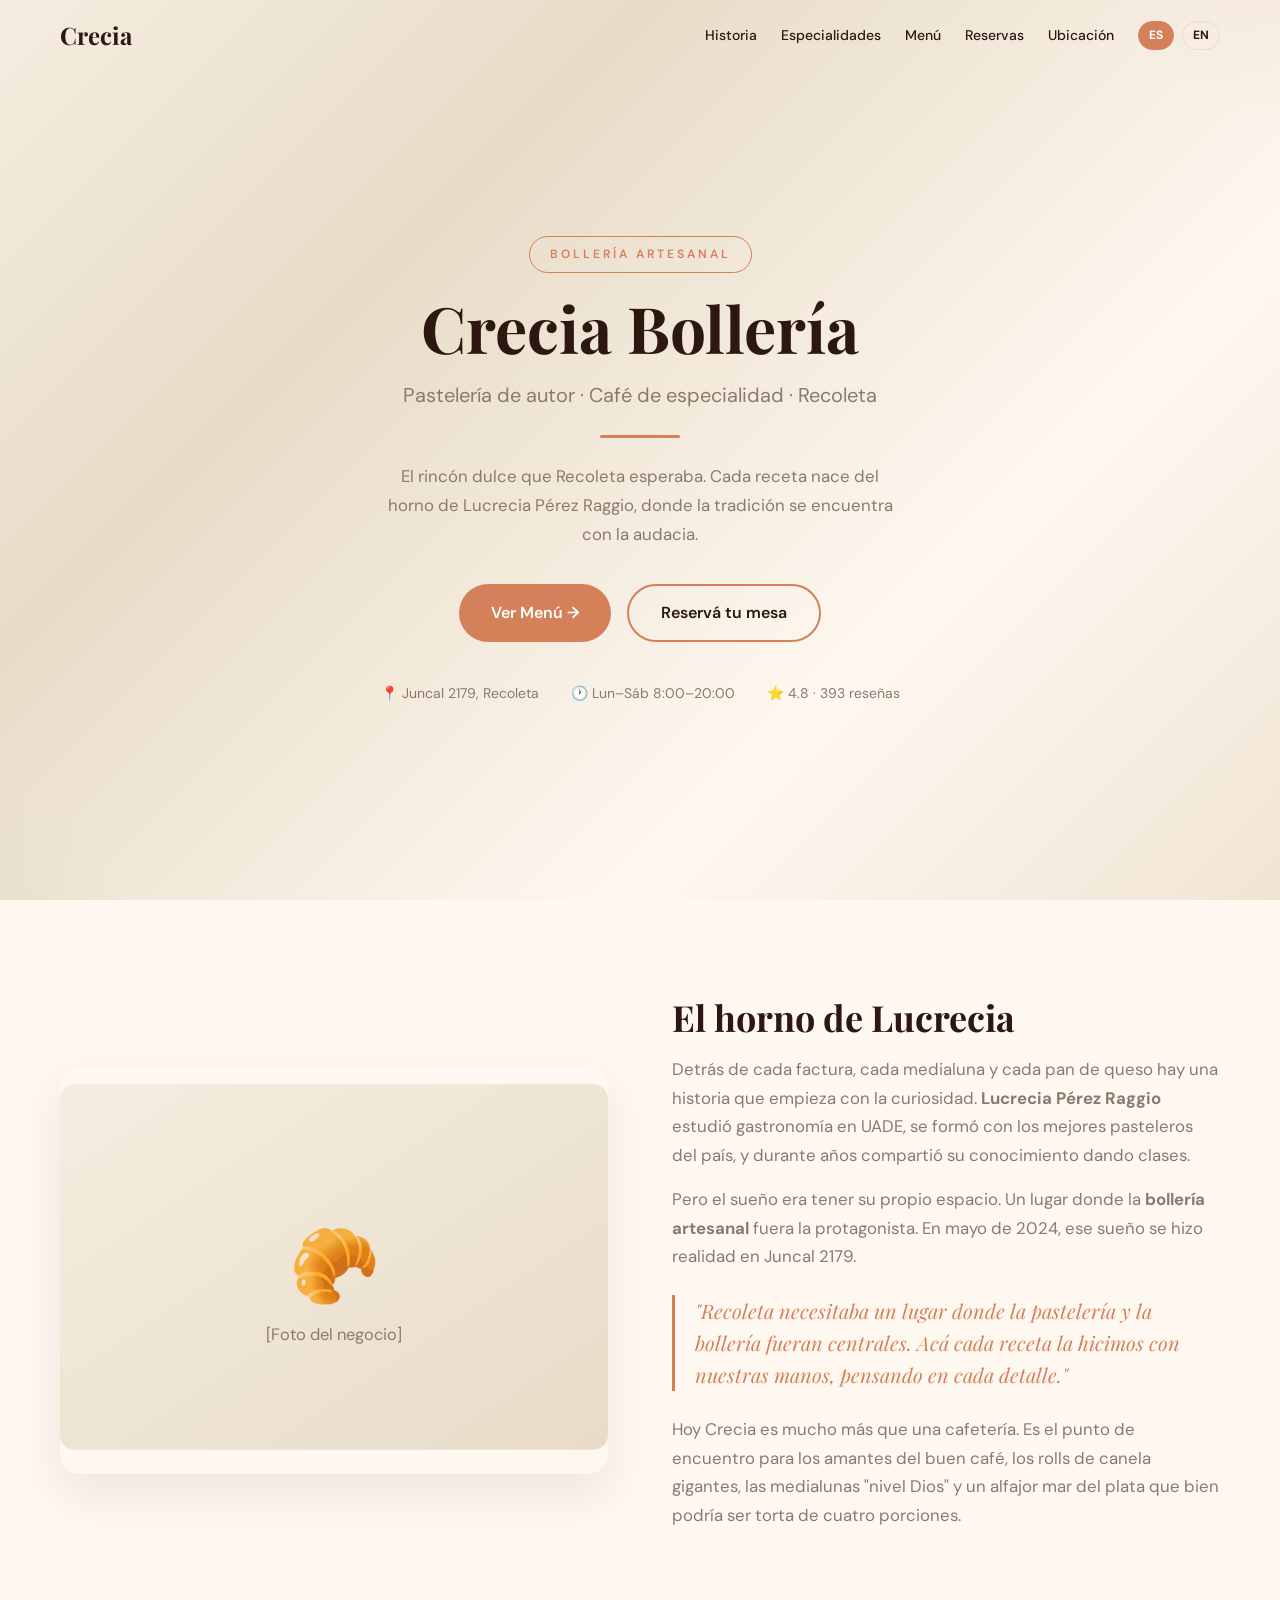
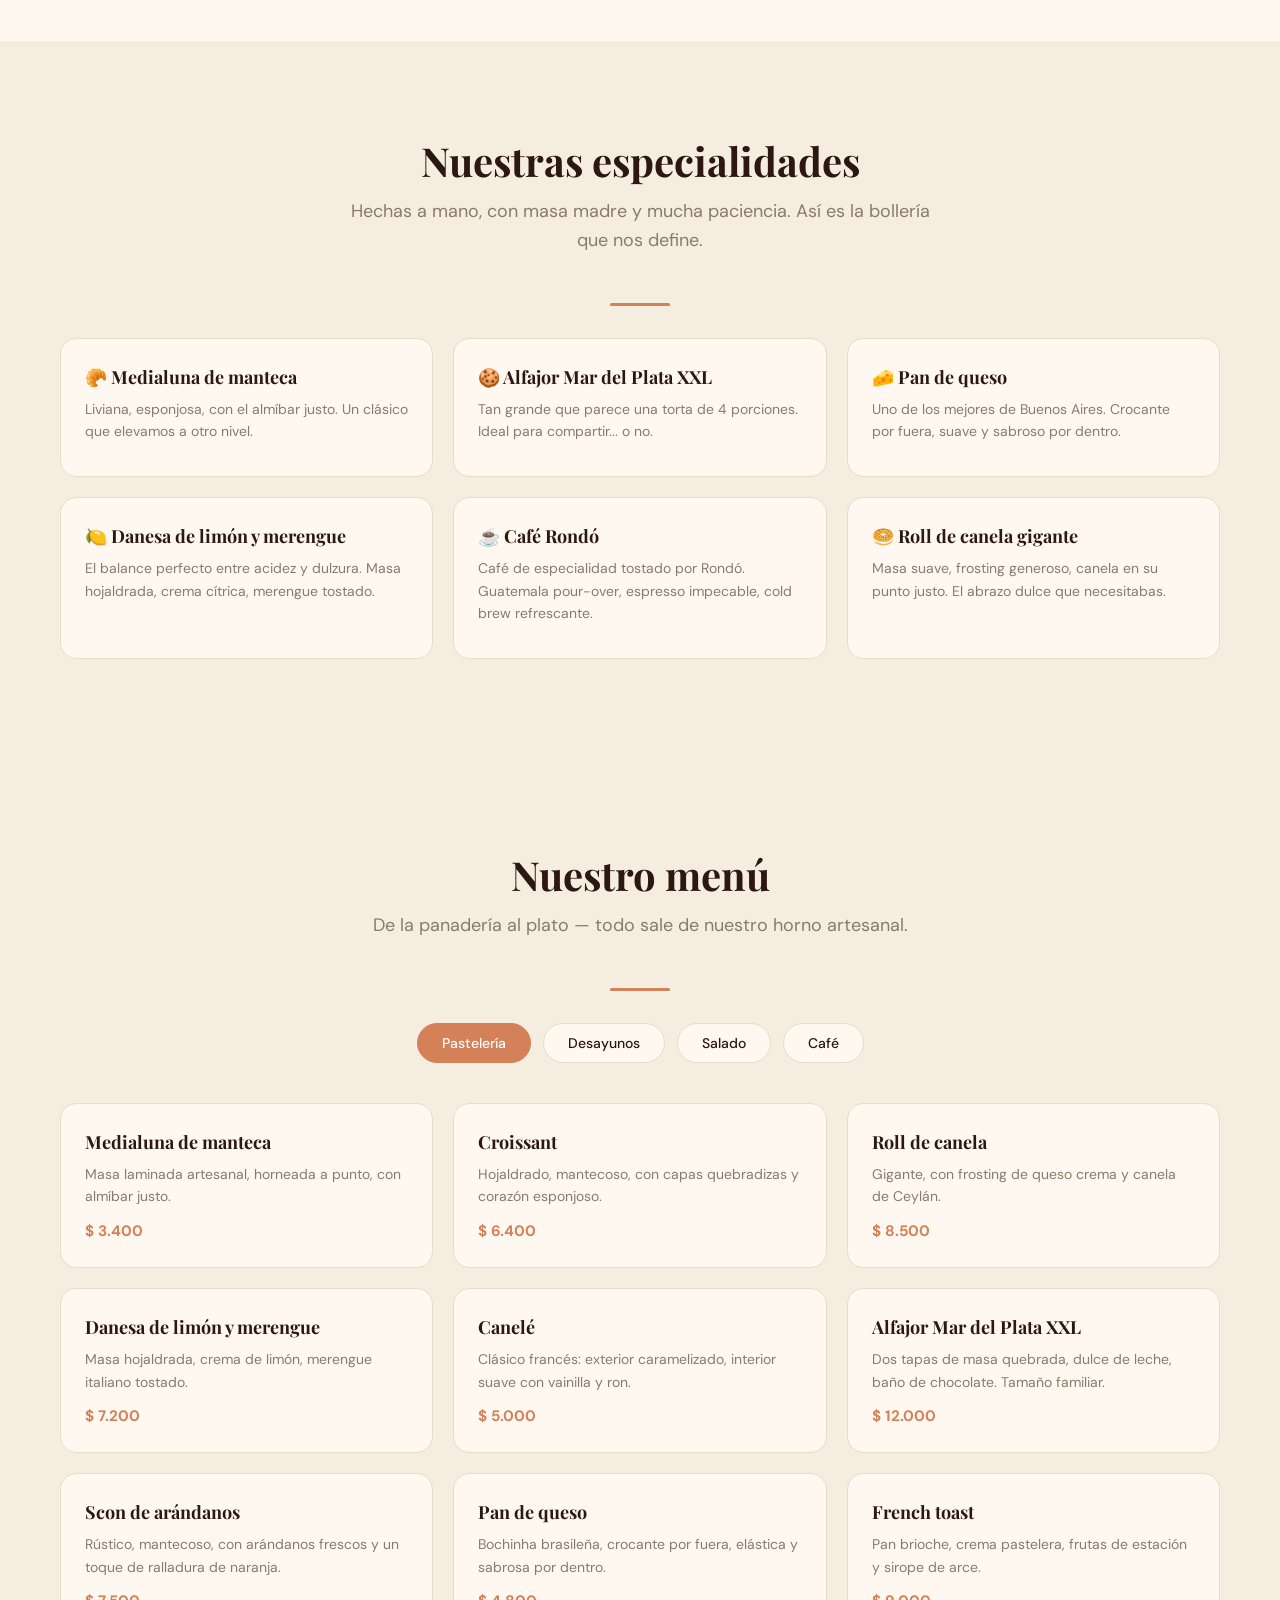
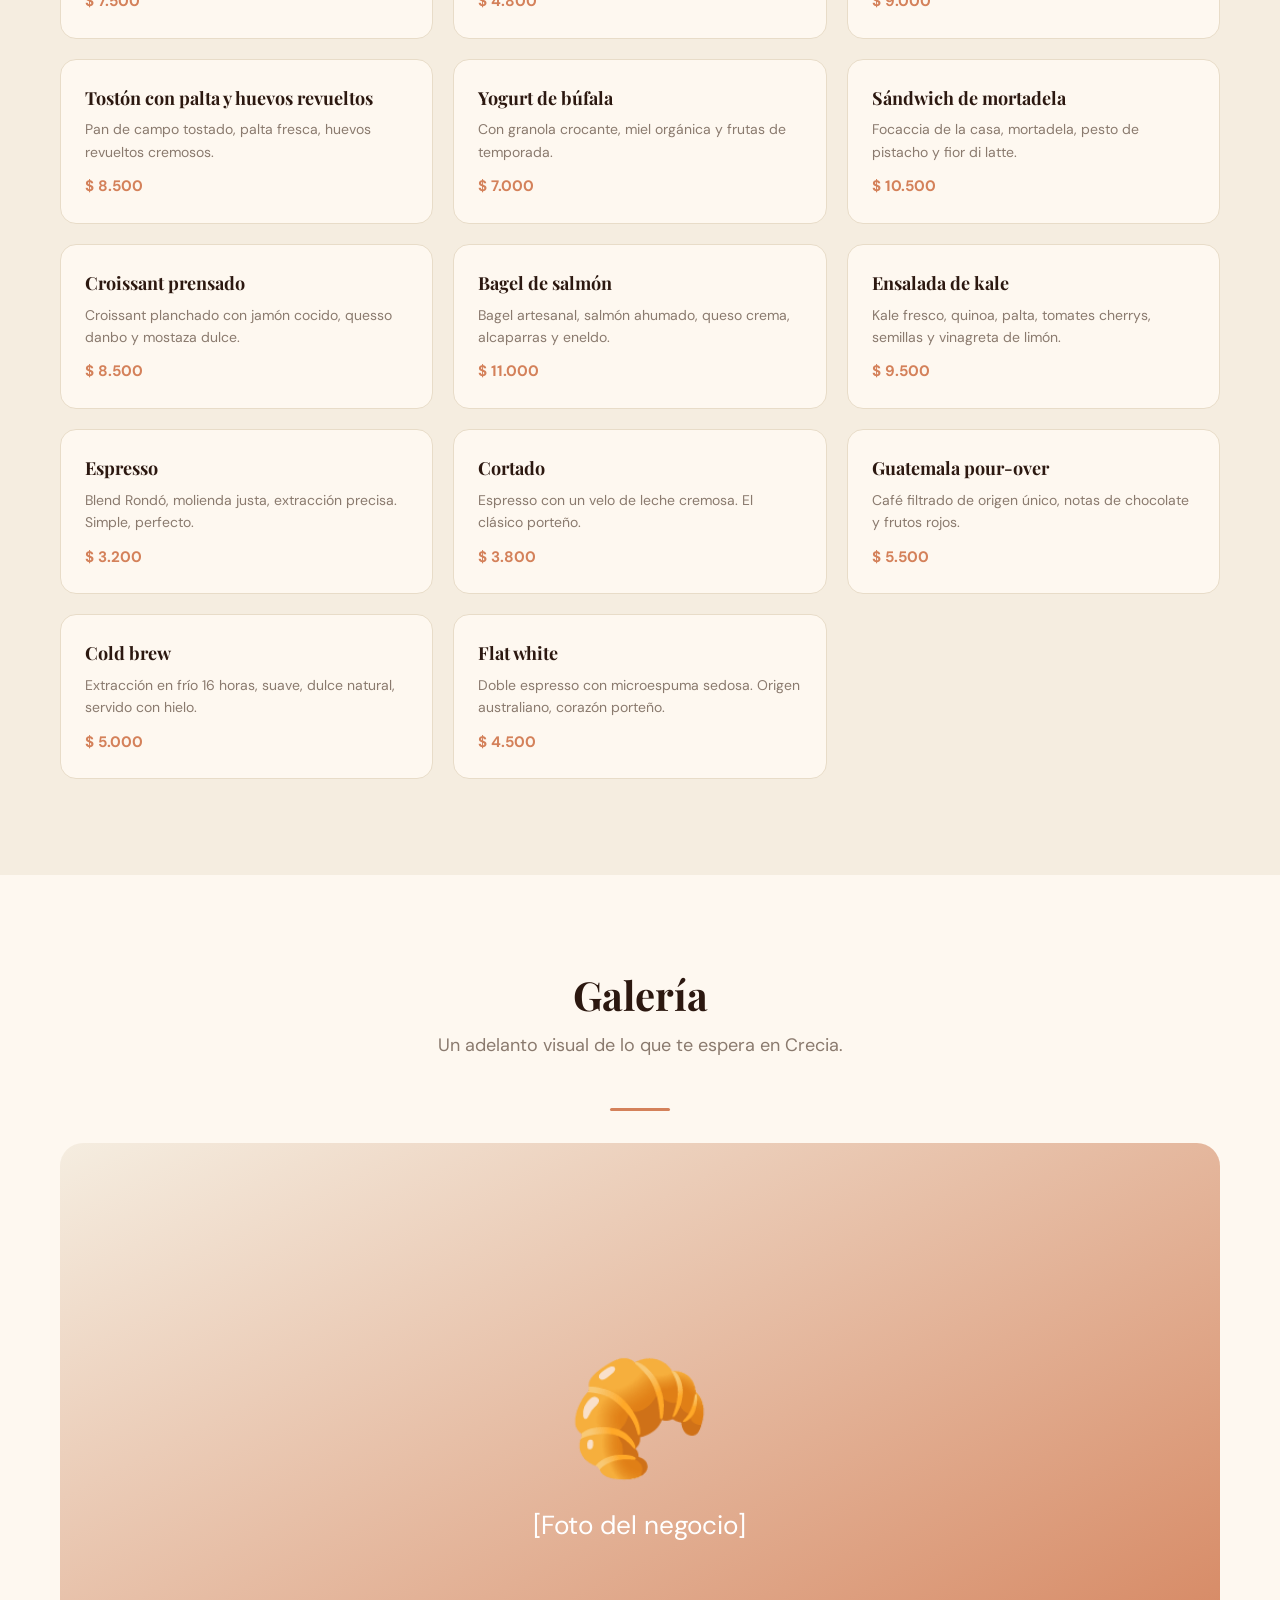
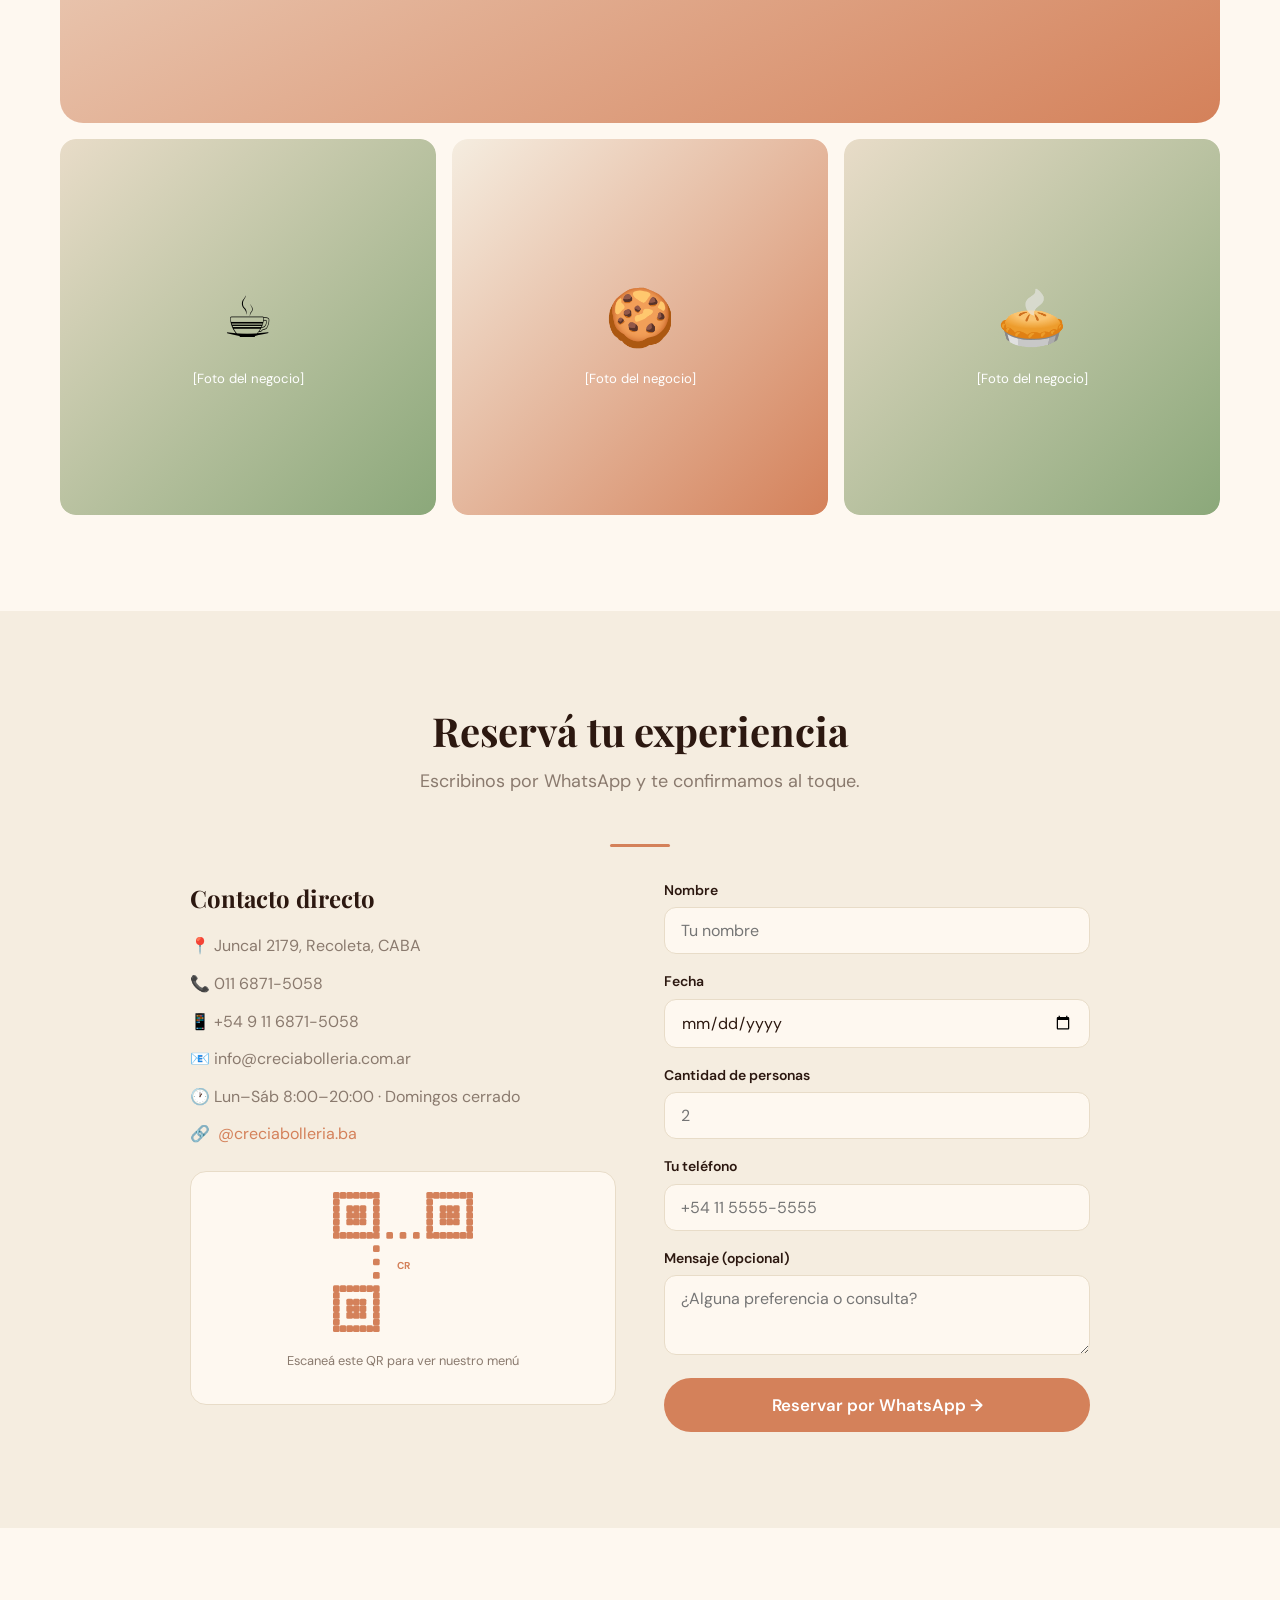
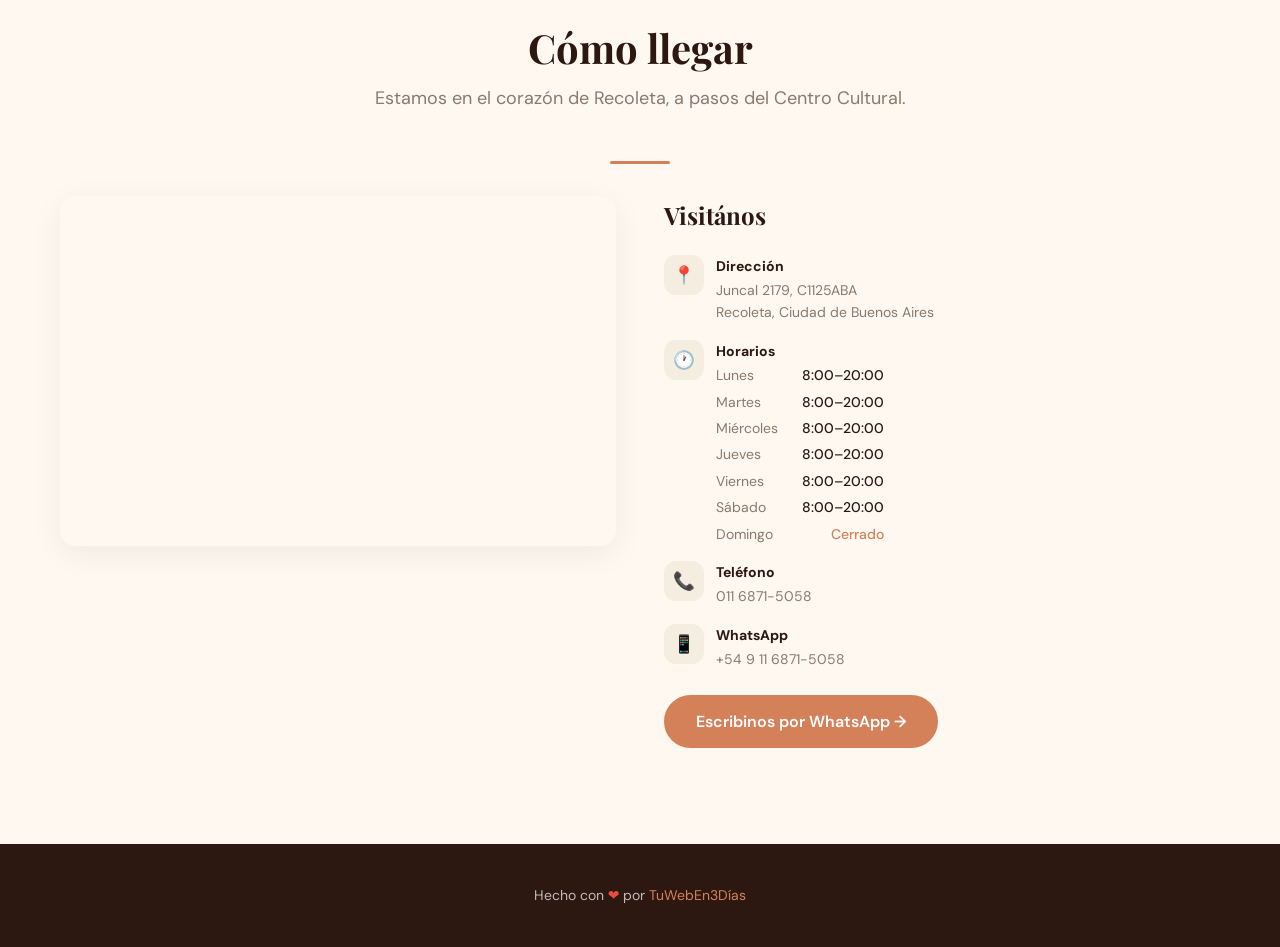
<file: index.html>
<!DOCTYPE html>
<html lang="es">
<head>
  <meta charset="UTF-8">
  <meta name="viewport" content="width=device-width, initial-scale=1.0">
  <title>Crecia Bollería | Cafetería Artesanal en Recoleta</title>
  <meta name="description" content="Crecia Bollería — Bollería artesanal y café de especialidad en Recoleta. Medialunas, alfajores XXL, pan de queso y más. ¡Visitanos en Juncal 2179!">
  <meta name="robots" content="index, follow">
  <link rel="canonical" href="https://tuweben3dias.github.io/demo-crecia-bolleria">
  <link rel="alternate" hreflang="es" href="https://tuweben3dias.github.io/demo-crecia-bolleria/">
  <link rel="alternate" hreflang="en" href="https://tuweben3dias.github.io/demo-crecia-bolleria/en/">

  <meta property="og:title" content="Crecia Bollería | Bollería artesanal en Recoleta">
  <meta property="og:description" content="Pastelería artesanal, café de especialidad y el mejor pan de queso de Buenos Aires. Descubrí Crecia en Recoleta.">
  <meta property="og:image" content="https://tuweben3dias.github.io/demo-crecia-bolleria/imgs/placeholder-hero.svg">
  <meta property="og:url" content="https://tuweben3dias.github.io/demo-crecia-bolleria">
  <meta property="og:type" content="restaurant">
  <meta property="og:locale" content="es_AR">

  <meta name="twitter:card" content="summary_large_image">

  <meta http-equiv="X-Content-Type-Options" content="nosniff">
  <meta http-equiv="X-Frame-Options" content="SAMEORIGIN">
  <meta name="referrer" content="strict-origin-when-cross-origin">

  <script type="application/ld+json">
  {
    "@context": "https://schema.org",
    "@type": "FoodEstablishment",
    "name": "Crecia Bollería",
    "description": "Bollería artesanal y café de especialidad en Recoleta. Pastelería de autor, café Rondó y ambiente acogedor.",
    "image": "https://tuweben3dias.github.io/demo-crecia-bolleria/imgs/placeholder-hero.svg",
    "address": {
      "@type": "PostalAddress",
      "streetAddress": "Juncal 2179",
      "addressLocality": "Recoleta, Ciudad de Buenos Aires",
      "addressCountry": "AR"
    },
    "telephone": "+54 11 6871-5058",
    "url": "https://tuweben3dias.github.io/demo-crecia-bolleria",
    "openingHours": "Mo-Sa 08:00-20:00",
    "servesCuisine": "Pastelería artesanal, Café de especialidad",
    "founder": { "@type": "Person", "name": "Lucrecia Pérez Raggio" }
  }
  </script>

  <link rel="preconnect" href="https://fonts.googleapis.com">
  <link rel="preconnect" href="https://fonts.gstatic.com" crossorigin>
  <link href="https://fonts.googleapis.com/css2?family=Playfair+Display:ital,wght@0,400;0,700;1,400&family=DM+Sans:opsz,wght@9..40,400;9..40,500;9..40,600;9..40,700&display=swap" rel="stylesheet">
  <link rel="stylesheet" href="css/styles.css">

  <script async src="https://www.googletagmanager.com/gtag/js?id=G-WNGLL9WG7B"></script>
  <script>
    window.dataLayer = window.dataLayer || [];
    function gtag(){dataLayer.push(arguments);}
    gtag('js', new Date());
    gtag('config', 'G-WNGLL9WG7B');
  </script>
</head>
<body>

<nav class="nav" id="navbar">
  <div class="container">
    <a href="#" class="nav-logo">Crecia</a>
    <div class="nav-links" id="navLinks">
      <a href="#historia">Historia</a>
      <a href="#especialidades">Especialidades</a>
      <a href="#menu">Menú</a>
      <a href="#reservas">Reservas</a>
      <a href="#ubicacion">Ubicación</a>
      <div class="nav-lang">
        <a href="#" class="active">ES</a>
        <a href="en/">EN</a>
      </div>
    </div>
    <button class="nav-toggle" id="navToggle" aria-label="Menú">
      <span></span><span></span><span></span>
    </button>
  </div>
</nav>

<section class="hero" id="hero">
  <div class="hero-content">
    <span class="hero-badge">Bollería artesanal</span>
    <h1 class="hero-title">Crecia Bollería</h1>
    <p class="hero-tagline">Pastelería de autor · Café de especialidad · Recoleta</p>
    <div class="hero-divider"></div>
    <p class="hero-desc">
      El rincón dulce que Recoleta esperaba. Cada receta nace del horno de Lucrecia Pérez Raggio, donde la tradición se encuentra con la audacia.
    </p>
    <div class="hero-cta">
      <a href="#menu" class="btn btn-primary">Ver Menú →</a>
      <a href="#reservas" class="btn btn-secondary">Reservá tu mesa</a>
    </div>
    <div class="hero-meta">
      <span>📍 Juncal 2179, Recoleta</span>
      <span>🕐 Lun–Sáb 8:00–20:00</span>
      <span>⭐ 4.8 · 393 reseñas</span>
    </div>
  </div>
</section>

<section class="section about" id="historia">
  <div class="container">
    <div class="about-grid">
      <div class="about-image">
        <svg width="100%" height="400" viewBox="0 0 600 400" xmlns="http://www.w3.org/2000/svg">
          <defs><linearGradient id="abg" x1="0%" y1="0%" x2="100%" y2="100%"><stop offset="0%" stop-color="#F5EDE0"/><stop offset="100%" stop-color="#E8DCC8"/></linearGradient></defs>
          <rect width="600" height="400" fill="url(#abg)" rx="16"/>
          <text x="300" y="200" font-size="80" text-anchor="middle" dominant-baseline="central">🥐</text>
          <text x="300" y="280" font-size="18" fill="#8A7A6E" text-anchor="middle" font-family="DM Sans, sans-serif">[Foto del negocio]</text>
        </svg>
      </div>
      <div class="about-text">
        <h2>El horno de Lucrecia</h2>
        <p>
          Detrás de cada factura, cada medialuna y cada pan de queso hay una historia que empieza con la curiosidad. <strong>Lucrecia Pérez Raggio</strong> estudió gastronomía en UADE, se formó con los mejores pasteleros del país, y durante años compartió su conocimiento dando clases.
        </p>
        <p>
          Pero el sueño era tener su propio espacio. Un lugar donde la <strong>bollería artesanal</strong> fuera la protagonista. En mayo de 2024, ese sueño se hizo realidad en Juncal 2179.
        </p>
        <div class="about-quote">
          "Recoleta necesitaba un lugar donde la pastelería y la bollería fueran centrales. Acá cada receta la hicimos con nuestras manos, pensando en cada detalle."
        </div>
        <p>
          Hoy Crecia es mucho más que una cafetería. Es el punto de encuentro para los amantes del buen café, los rolls de canela gigantes, las medialunas "nivel Dios" y un alfajor mar del plata que bien podría ser torta de cuatro porciones.
        </p>
      </div>
    </div>
  </div>
</section>

<section class="section" id="especialidades" style="background:var(--color-surface);">
  <div class="container">
    <h2 class="section-title">Nuestras especialidades</h2>
    <p class="section-subtitle">Hechas a mano, con masa madre y mucha paciencia. Así es la bollería que nos define.</p>
    <div class="section-divider"></div>
    <div class="menu-grid">
      <div class="menu-card fade-up">
        <h4>🥐 Medialuna de manteca</h4>
        <p>Liviana, esponjosa, con el almíbar justo. Un clásico que elevamos a otro nivel.</p>
      </div>
      <div class="menu-card fade-up">
        <h4>🍪 Alfajor Mar del Plata XXL</h4>
        <p>Tan grande que parece una torta de 4 porciones. Ideal para compartir... o no.</p>
      </div>
      <div class="menu-card fade-up">
        <h4>🧀 Pan de queso</h4>
        <p>Uno de los mejores de Buenos Aires. Crocante por fuera, suave y sabroso por dentro.</p>
      </div>
      <div class="menu-card fade-up">
        <h4>🍋 Danesa de limón y merengue</h4>
        <p>El balance perfecto entre acidez y dulzura. Masa hojaldrada, crema cítrica, merengue tostado.</p>
      </div>
      <div class="menu-card fade-up">
        <h4>☕ Café Rondó</h4>
        <p>Café de especialidad tostado por Rondó. Guatemala pour-over, espresso impecable, cold brew refrescante.</p>
      </div>
      <div class="menu-card fade-up">
        <h4>🥯 Roll de canela gigante</h4>
        <p>Masa suave, frosting generoso, canela en su punto justo. El abrazo dulce que necesitabas.</p>
      </div>
    </div>
  </div>
</section>

<section class="section menu" id="menu">
  <div class="container">
    <h2 class="section-title">Nuestro menú</h2>
    <p class="section-subtitle">De la panadería al plato — todo sale de nuestro horno artesanal.</p>
    <div class="section-divider"></div>

    <div class="menu-categories">
      <button class="menu-cat-btn active" data-cat="pasteleria">Pastelería</button>
      <button class="menu-cat-btn" data-cat="desayunos">Desayunos</button>
      <button class="menu-cat-btn" data-cat="salado">Salado</button>
      <button class="menu-cat-btn" data-cat="cafe">Café</button>
    </div>

    <div class="menu-grid" id="menuGrid">
      <div class="menu-card fade-up" data-category="pasteleria">
        <h4>Medialuna de manteca</h4>
        <p>Masa laminada artesanal, horneada a punto, con almíbar justo.</p>
        <span class="price">$ 3.400</span>
      </div>
      <div class="menu-card fade-up" data-category="pasteleria">
        <h4>Croissant</h4>
        <p>Hojaldrado, mantecoso, con capas quebradizas y corazón esponjoso.</p>
        <span class="price">$ 6.400</span>
      </div>
      <div class="menu-card fade-up" data-category="pasteleria">
        <h4>Roll de canela</h4>
        <p>Gigante, con frosting de queso crema y canela de Ceylán.</p>
        <span class="price">$ 8.500</span>
      </div>
      <div class="menu-card fade-up" data-category="pasteleria">
        <h4>Danesa de limón y merengue</h4>
        <p>Masa hojaldrada, crema de limón, merengue italiano tostado.</p>
        <span class="price">$ 7.200</span>
      </div>
      <div class="menu-card fade-up" data-category="pasteleria">
        <h4>Canelé</h4>
        <p>Clásico francés: exterior caramelizado, interior suave con vainilla y ron.</p>
        <span class="price">$ 5.000</span>
      </div>
      <div class="menu-card fade-up" data-category="pasteleria">
        <h4>Alfajor Mar del Plata XXL</h4>
        <p>Dos tapas de masa quebrada, dulce de leche, baño de chocolate. Tamaño familiar.</p>
        <span class="price">$ 12.000</span>
      </div>
      <div class="menu-card fade-up" data-category="pasteleria">
        <h4>Scon de arándanos</h4>
        <p>Rústico, mantecoso, con arándanos frescos y un toque de ralladura de naranja.</p>
        <span class="price">$ 7.500</span>
      </div>
      <div class="menu-card fade-up" data-category="pasteleria">
        <h4>Pan de queso</h4>
        <p>Bochinha brasileña, crocante por fuera, elástica y sabrosa por dentro.</p>
        <span class="price">$ 4.800</span>
      </div>

      <div class="menu-card fade-up" data-category="desayunos">
        <h4>French toast</h4>
        <p>Pan brioche, crema pastelera, frutas de estación y sirope de arce.</p>
        <span class="price">$ 9.000</span>
      </div>
      <div class="menu-card fade-up" data-category="desayunos">
        <h4>Tostón con palta y huevos revueltos</h4>
        <p>Pan de campo tostado, palta fresca, huevos revueltos cremosos.</p>
        <span class="price">$ 8.500</span>
      </div>
      <div class="menu-card fade-up" data-category="desayunos">
        <h4>Yogurt de búfala</h4>
        <p>Con granola crocante, miel orgánica y frutas de temporada.</p>
        <span class="price">$ 7.000</span>
      </div>

      <div class="menu-card fade-up" data-category="salado">
        <h4>Sándwich de mortadela</h4>
        <p>Focaccia de la casa, mortadela, pesto de pistacho y fior di latte.</p>
        <span class="price">$ 10.500</span>
      </div>
      <div class="menu-card fade-up" data-category="salado">
        <h4>Croissant prensado</h4>
        <p>Croissant planchado con jamón cocido, quesso danbo y mostaza dulce.</p>
        <span class="price">$ 8.500</span>
      </div>
      <div class="menu-card fade-up" data-category="salado">
        <h4>Bagel de salmón</h4>
        <p>Bagel artesanal, salmón ahumado, queso crema, alcaparras y eneldo.</p>
        <span class="price">$ 11.000</span>
      </div>
      <div class="menu-card fade-up" data-category="salado">
        <h4>Ensalada de kale</h4>
        <p>Kale fresco, quinoa, palta, tomates cherrys, semillas y vinagreta de limón.</p>
        <span class="price">$ 9.500</span>
      </div>

      <div class="menu-card fade-up" data-category="cafe">
        <h4>Espresso</h4>
        <p>Blend Rondó, molienda justa, extracción precisa. Simple, perfecto.</p>
        <span class="price">$ 3.200</span>
      </div>
      <div class="menu-card fade-up" data-category="cafe">
        <h4>Cortado</h4>
        <p>Espresso con un velo de leche cremosa. El clásico porteño.</p>
        <span class="price">$ 3.800</span>
      </div>
      <div class="menu-card fade-up" data-category="cafe">
        <h4>Guatemala pour-over</h4>
        <p>Café filtrado de origen único, notas de chocolate y frutos rojos.</p>
        <span class="price">$ 5.500</span>
      </div>
      <div class="menu-card fade-up" data-category="cafe">
        <h4>Cold brew</h4>
        <p>Extracción en frío 16 horas, suave, dulce natural, servido con hielo.</p>
        <span class="price">$ 5.000</span>
      </div>
      <div class="menu-card fade-up" data-category="cafe">
        <h4>Flat white</h4>
        <p>Doble espresso con microespuma sedosa. Origen australiano, corazón porteño.</p>
        <span class="price">$ 4.500</span>
      </div>
    </div>
  </div>
</section>

<section class="section" id="galeria" style="background:var(--color-bg);">
  <div class="container">
    <h2 class="section-title">Galería</h2>
    <p class="section-subtitle">Un adelanto visual de lo que te espera en Crecia.</p>
    <div class="section-divider"></div>
    <div class="gallery-grid">
      <div class="gallery-item fade-up">
        <svg width="100%" height="100%" viewBox="0 0 800 400" xmlns="http://www.w3.org/2000/svg">
          <defs><linearGradient id="g1" x1="0%" y1="0%" x2="100%" y2="100%"><stop offset="0%" stop-color="#F5EDE0"/><stop offset="100%" stop-color="#D4815A"/></linearGradient></defs>
          <rect width="800" height="400" fill="url(#g1)" rx="16"/>
          <text x="400" y="190" font-size="80" text-anchor="middle" dominant-baseline="central">🥐</text>
          <text x="400" y="270" font-size="18" fill="#fff" text-anchor="middle" font-family="DM Sans, sans-serif">[Foto del negocio]</text>
        </svg>
      </div>
      <div class="gallery-item fade-up">
        <svg width="100%" height="100%" viewBox="0 0 400 400" xmlns="http://www.w3.org/2000/svg">
          <defs><linearGradient id="g2" x1="0%" y1="0%" x2="100%" y2="100%"><stop offset="0%" stop-color="#E8DCC8"/><stop offset="100%" stop-color="#8BA87A"/></linearGradient></defs>
          <rect width="400" height="400" fill="url(#g2)" rx="16"/>
          <text x="200" y="190" font-size="60" text-anchor="middle" dominant-baseline="central">☕</text>
          <text x="200" y="260" font-size="14" fill="#fff" text-anchor="middle" font-family="DM Sans, sans-serif">[Foto del negocio]</text>
        </svg>
      </div>
      <div class="gallery-item fade-up">
        <svg width="100%" height="100%" viewBox="0 0 400 400" xmlns="http://www.w3.org/2000/svg">
          <defs><linearGradient id="g3" x1="0%" y1="0%" x2="100%" y2="100%"><stop offset="0%" stop-color="#F5EDE0"/><stop offset="100%" stop-color="#D4815A"/></linearGradient></defs>
          <rect width="400" height="400" fill="url(#g3)" rx="16"/>
          <text x="200" y="190" font-size="60" text-anchor="middle" dominant-baseline="central">🍪</text>
          <text x="200" y="260" font-size="14" fill="#fff" text-anchor="middle" font-family="DM Sans, sans-serif">[Foto del negocio]</text>
        </svg>
      </div>
      <div class="gallery-item fade-up">
        <svg width="100%" height="100%" viewBox="0 0 400 400" xmlns="http://www.w3.org/2000/svg">
          <defs><linearGradient id="g4" x1="0%" y1="0%" x2="100%" y2="100%"><stop offset="0%" stop-color="#E8DCC8"/><stop offset="100%" stop-color="#8BA87A"/></linearGradient></defs>
          <rect width="400" height="400" fill="url(#g4)" rx="16"/>
          <text x="200" y="190" font-size="60" text-anchor="middle" dominant-baseline="central">🥧</text>
          <text x="200" y="260" font-size="14" fill="#fff" text-anchor="middle" font-family="DM Sans, sans-serif">[Foto del negocio]</text>
        </svg>
      </div>
    </div>
  </div>
</section>

<section class="section reservas" id="reservas">
  <div class="container">
    <h2 class="section-title">Reservá tu experiencia</h2>
    <p class="section-subtitle">Escribinos por WhatsApp y te confirmamos al toque.</p>
    <div class="section-divider"></div>
    <div class="reservas-grid">
      <div class="reservas-info">
        <h3>Contacto directo</h3>
        <p>📍 Juncal 2179, Recoleta, CABA</p>
        <p>📞 011 6871-5058</p>
        <p>📱 +54 9 11 6871-5058</p>
        <p>📧 info@creciabolleria.com.ar</p>
        <p>🕐 Lun–Sáb 8:00–20:00 · Domingos cerrado</p>
        <p>🔗 <a href="https://www.instagram.com/creciabolleria.ba" target="_blank" rel="noopener">@creciabolleria.ba</a></p>
        <div class="qr-box">
          <div id="qrContainer"></div>
          <p>Escaneá este QR para ver nuestro menú</p>
        </div>
      </div>
      <form class="reservas-form" id="reservaForm">
        <div class="form-group">
          <label for="reservaNombre">Nombre</label>
          <input type="text" id="reservaNombre" required placeholder="Tu nombre">
        </div>
        <div class="form-group">
          <label for="reservaFecha">Fecha</label>
          <input type="date" id="reservaFecha" required>
        </div>
        <div class="form-group">
          <label for="reservaPersonas">Cantidad de personas</label>
          <input type="number" id="reservaPersonas" min="1" max="20" required placeholder="2">
        </div>
        <div class="form-group">
          <label for="reservaTelefono">Tu teléfono</label>
          <input type="tel" id="reservaTelefono" required placeholder="+54 11 5555-5555">
        </div>
        <div class="form-group">
          <label for="reservaMensaje">Mensaje (opcional)</label>
          <textarea id="reservaMensaje" placeholder="¿Alguna preferencia o consulta?"></textarea>
        </div>
        <button type="submit" class="btn btn-primary form-btn">Reservar por WhatsApp →</button>
      </form>
    </div>
  </div>
</section>

<section class="section ubicacion" id="ubicacion">
  <div class="container">
    <h2 class="section-title">Cómo llegar</h2>
    <p class="section-subtitle">Estamos en el corazón de Recoleta, a pasos del Centro Cultural.</p>
    <div class="section-divider"></div>
    <div class="ubicacion-grid">
      <div class="ubicacion-map">
        <iframe src="https://www.google.com/maps/embed?pb=!1m18!1m12!1m3!1d3284.263210964339!2d-58.391247!3d-34.587769!2m3!1f0!2f0!3f0!3m2!1i1024!2i768!4f13.1!3m3!1m2!1s0x0%3A0x0!2zMzTCsDM1JzE1LjYiUyA1OMKwMjMnMjguNSJX!5e0!3m2!1ses-419!2sar!4v1" allowfullscreen="" loading="lazy" referrerpolicy="no-referrer-when-downgrade" title="Ubicación de Crecia Bollería"></iframe>
      </div>
      <div class="ubicacion-details">
        <h3>Visitános</h3>
        <div class="detail-item">
          <div class="icon">📍</div>
          <div>
            <h4>Dirección</h4>
            <p>Juncal 2179, C1125ABA<br>Recoleta, Ciudad de Buenos Aires</p>
          </div>
        </div>
        <div class="detail-item">
          <div class="icon">🕐</div>
          <div>
            <h4>Horarios</h4>
            <div class="hours-grid">
              <span class="day">Lunes</span><span class="time">8:00–20:00</span>
              <span class="day">Martes</span><span class="time">8:00–20:00</span>
              <span class="day">Miércoles</span><span class="time">8:00–20:00</span>
              <span class="day">Jueves</span><span class="time">8:00–20:00</span>
              <span class="day">Viernes</span><span class="time">8:00–20:00</span>
              <span class="day">Sábado</span><span class="time">8:00–20:00</span>
              <span class="day">Domingo</span><span class="time" style="color:var(--color-accent);">Cerrado</span>
            </div>
          </div>
        </div>
        <div class="detail-item">
          <div class="icon">📞</div>
          <div>
            <h4>Teléfono</h4>
            <p>011 6871-5058</p>
          </div>
        </div>
        <div class="detail-item">
          <div class="icon">📱</div>
          <div>
            <h4>WhatsApp</h4>
            <p>+54 9 11 6871-5058</p>
          </div>
        </div>
        <div style="margin-top:24px;">
          <a href="https://wa.me/5491168715058" target="_blank" rel="noopener" class="btn btn-primary">Escribinos por WhatsApp →</a>
        </div>
      </div>
    </div>
  </div>
</section>

<footer class="footer">
  <p>Hecho con <span class="footer-heart">❤</span> por <a href="https://tuweben3dias.com" target="_blank" rel="noopener">TuWebEn3Días</a></p>
</footer>

<script src="js/main.js"></script>
</body>
</html>
</file>
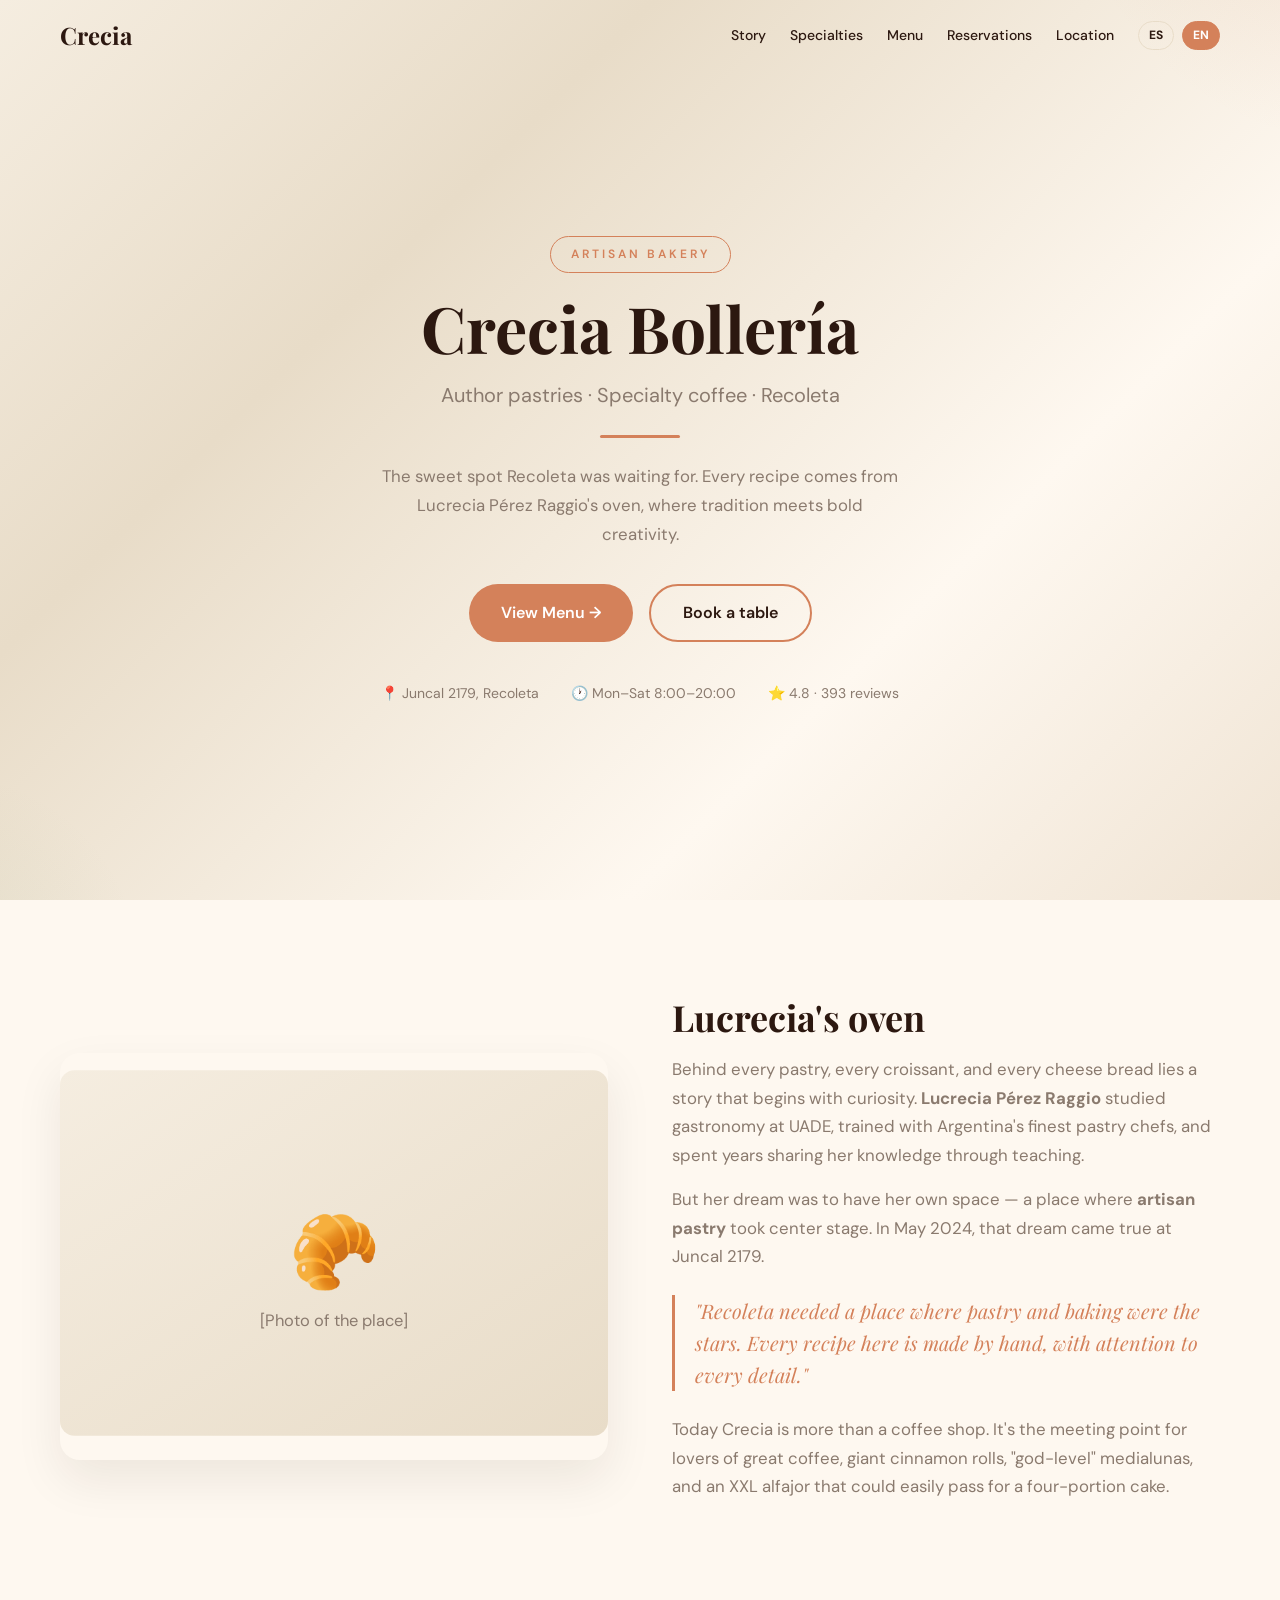
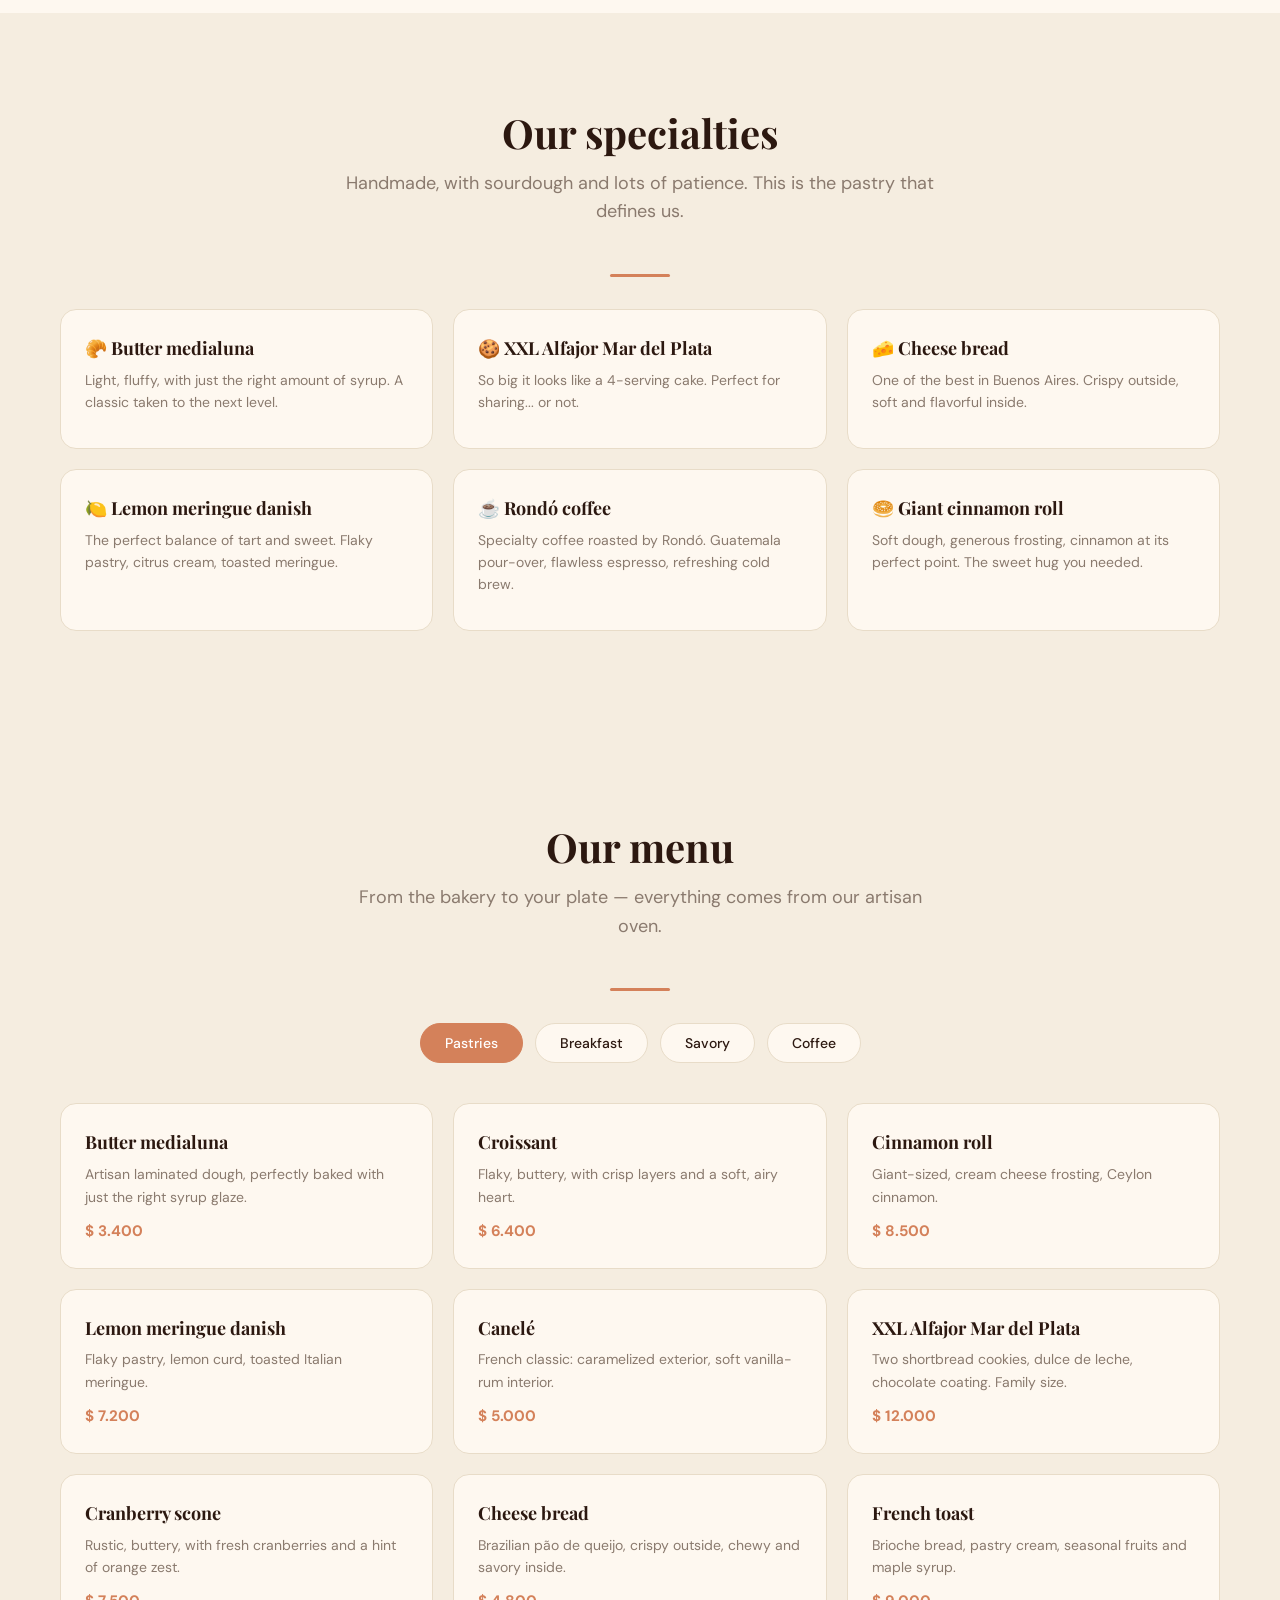
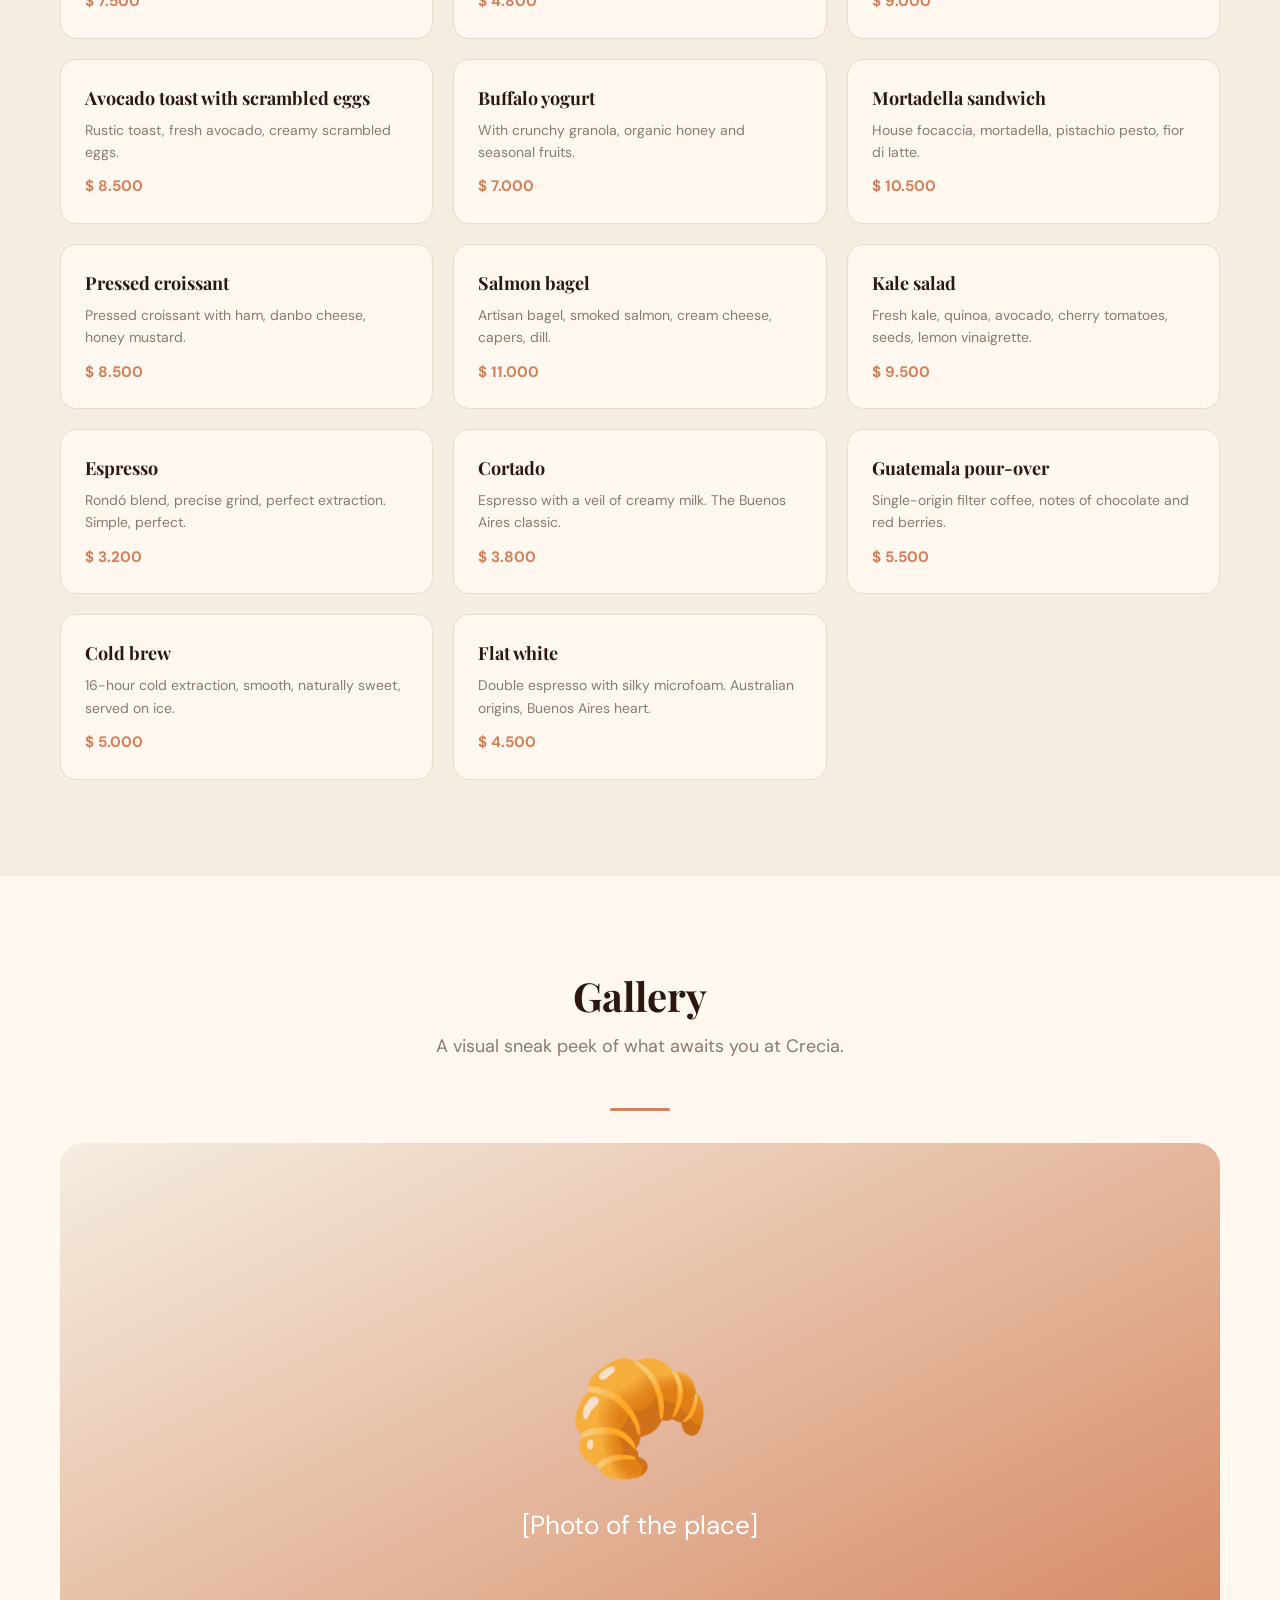
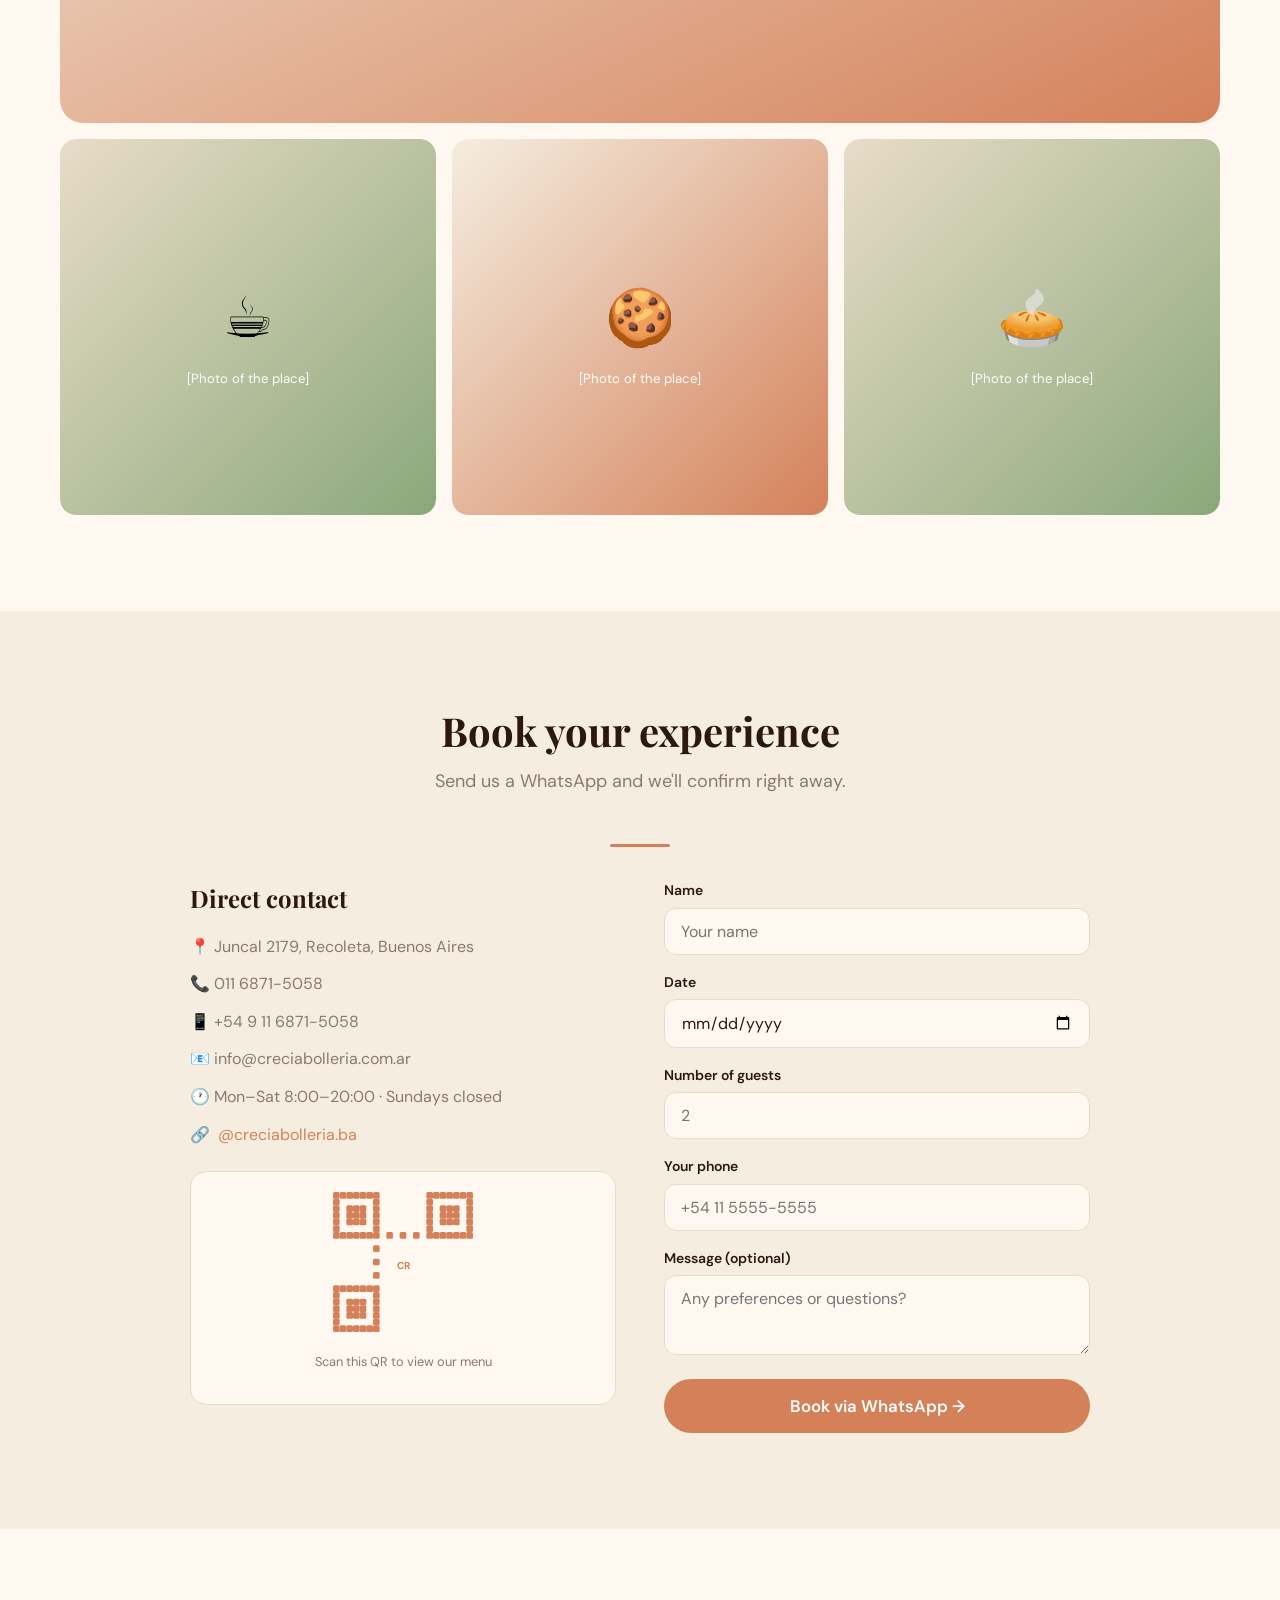
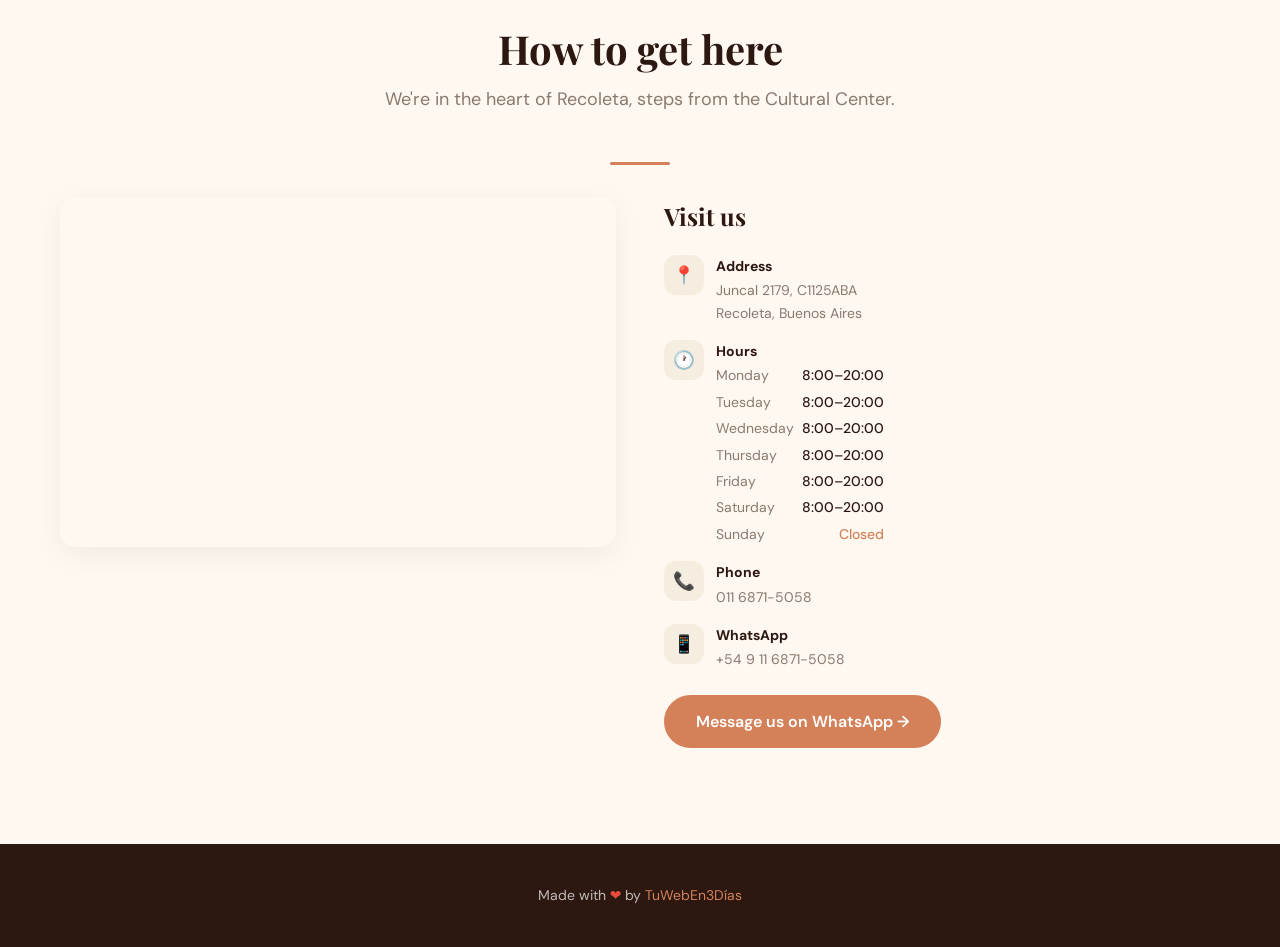
<file: en/index.html>
<!DOCTYPE html>
<html lang="en">
<head>
  <meta charset="UTF-8">
  <meta name="viewport" content="width=device-width, initial-scale=1.0">
  <title>Crecia Bollería | Artisan Bakery in Recoleta</title>
  <meta name="description" content="Crecia Bollería — Artisan pastry and specialty coffee in Recoleta, Buenos Aires. Croissants, cheese bread, XXL alfajores and more. Visit us at Juncal 2179!">
  <meta name="robots" content="index, follow">
  <link rel="canonical" href="https://tuweben3dias.github.io/demo-crecia-bolleria/en/">
  <link rel="alternate" hreflang="es" href="https://tuweben3dias.github.io/demo-crecia-bolleria/">
  <link rel="alternate" hreflang="en" href="https://tuweben3dias.github.io/demo-crecia-bolleria/en/">

  <meta property="og:title" content="Crecia Bollería | Artisan Bakery in Recoleta">
  <meta property="og:description" content="Artisan pastries, specialty coffee and the best cheese bread in Buenos Aires. Discover Crecia in Recoleta.">
  <meta property="og:image" content="https://tuweben3dias.github.io/demo-crecia-bolleria/imgs/placeholder-hero.svg">
  <meta property="og:url" content="https://tuweben3dias.github.io/demo-crecia-bolleria/en/">
  <meta property="og:type" content="restaurant">
  <meta property="og:locale" content="en_AR">

  <meta name="twitter:card" content="summary_large_image">

  <meta http-equiv="X-Content-Type-Options" content="nosniff">
  <meta http-equiv="X-Frame-Options" content="SAMEORIGIN">
  <meta name="referrer" content="strict-origin-when-cross-origin">

  <script type="application/ld+json">
  {
    "@context": "https://schema.org",
    "@type": "FoodEstablishment",
    "name": "Crecia Bollería",
    "description": "Artisan pastry shop and specialty coffee in Recoleta. Author pastries, Rondó coffee and cozy atmosphere.",
    "image": "https://tuweben3dias.github.io/demo-crecia-bolleria/imgs/placeholder-hero.svg",
    "address": {
      "@type": "PostalAddress",
      "streetAddress": "Juncal 2179",
      "addressLocality": "Recoleta, Buenos Aires",
      "addressCountry": "AR"
    },
    "telephone": "+54 11 6871-5058",
    "url": "https://tuweben3dias.github.io/demo-crecia-bolleria/en/",
    "openingHours": "Mo-Sa 08:00-20:00",
    "servesCuisine": "Artisan pastries, Specialty coffee",
    "founder": { "@type": "Person", "name": "Lucrecia Pérez Raggio" }
  }
  </script>

  <link rel="preconnect" href="https://fonts.googleapis.com">
  <link rel="preconnect" href="https://fonts.gstatic.com" crossorigin>
  <link href="https://fonts.googleapis.com/css2?family=Playfair+Display:ital,wght@0,400;0,700;1,400&family=DM+Sans:opsz,wght@9..40,400;9..40,500;9..40,600;9..40,700&display=swap" rel="stylesheet">
  <link rel="stylesheet" href="../css/styles.css">

  <script async src="https://www.googletagmanager.com/gtag/js?id=G-WNGLL9WG7B"></script>
  <script>
    window.dataLayer = window.dataLayer || [];
    function gtag(){dataLayer.push(arguments);}
    gtag('js', new Date());
    gtag('config', 'G-WNGLL9WG7B');
  </script>
</head>
<body>

<nav class="nav" id="navbar">
  <div class="container">
    <a href="../" class="nav-logo">Crecia</a>
    <div class="nav-links" id="navLinks">
      <a href="#story">Story</a>
      <a href="#specialties">Specialties</a>
      <a href="#menu">Menu</a>
      <a href="#reservations">Reservations</a>
      <a href="#location">Location</a>
      <div class="nav-lang">
        <a href="../">ES</a>
        <a href="#" class="active">EN</a>
      </div>
    </div>
    <button class="nav-toggle" id="navToggle" aria-label="Menu">
      <span></span><span></span><span></span>
    </button>
  </div>
</nav>

<section class="hero" id="hero">
  <div class="hero-content">
    <span class="hero-badge">Artisan bakery</span>
    <h1 class="hero-title">Crecia Bollería</h1>
    <p class="hero-tagline">Author pastries · Specialty coffee · Recoleta</p>
    <div class="hero-divider"></div>
    <p class="hero-desc">
      The sweet spot Recoleta was waiting for. Every recipe comes from Lucrecia Pérez Raggio's oven, where tradition meets bold creativity.
    </p>
    <div class="hero-cta">
      <a href="#menu" class="btn btn-primary">View Menu →</a>
      <a href="#reservations" class="btn btn-secondary">Book a table</a>
    </div>
    <div class="hero-meta">
      <span>📍 Juncal 2179, Recoleta</span>
      <span>🕐 Mon–Sat 8:00–20:00</span>
      <span>⭐ 4.8 · 393 reviews</span>
    </div>
  </div>
</section>

<section class="section about" id="story">
  <div class="container">
    <div class="about-grid">
      <div class="about-image">
        <svg width="100%" height="400" viewBox="0 0 600 400" xmlns="http://www.w3.org/2000/svg">
          <defs><linearGradient id="abg2" x1="0%" y1="0%" x2="100%" y2="100%"><stop offset="0%" stop-color="#F5EDE0"/><stop offset="100%" stop-color="#E8DCC8"/></linearGradient></defs>
          <rect width="600" height="400" fill="url(#abg2)" rx="16"/>
          <text x="300" y="200" font-size="80" text-anchor="middle" dominant-baseline="central">🥐</text>
          <text x="300" y="280" font-size="18" fill="#8A7A6E" text-anchor="middle" font-family="DM Sans, sans-serif">[Photo of the place]</text>
        </svg>
      </div>
      <div class="about-text">
        <h2>Lucrecia's oven</h2>
        <p>
          Behind every pastry, every croissant, and every cheese bread lies a story that begins with curiosity. <strong>Lucrecia Pérez Raggio</strong> studied gastronomy at UADE, trained with Argentina's finest pastry chefs, and spent years sharing her knowledge through teaching.
        </p>
        <p>
          But her dream was to have her own space — a place where <strong>artisan pastry</strong> took center stage. In May 2024, that dream came true at Juncal 2179.
        </p>
        <div class="about-quote">
          "Recoleta needed a place where pastry and baking were the stars. Every recipe here is made by hand, with attention to every detail."
        </div>
        <p>
          Today Crecia is more than a coffee shop. It's the meeting point for lovers of great coffee, giant cinnamon rolls, "god-level" medialunas, and an XXL alfajor that could easily pass for a four-portion cake.
        </p>
      </div>
    </div>
  </div>
</section>

<section class="section" id="specialties" style="background:var(--color-surface);">
  <div class="container">
    <h2 class="section-title">Our specialties</h2>
    <p class="section-subtitle">Handmade, with sourdough and lots of patience. This is the pastry that defines us.</p>
    <div class="section-divider"></div>
    <div class="menu-grid">
      <div class="menu-card fade-up">
        <h4>🥐 Butter medialuna</h4>
        <p>Light, fluffy, with just the right amount of syrup. A classic taken to the next level.</p>
      </div>
      <div class="menu-card fade-up">
        <h4>🍪 XXL Alfajor Mar del Plata</h4>
        <p>So big it looks like a 4-serving cake. Perfect for sharing... or not.</p>
      </div>
      <div class="menu-card fade-up">
        <h4>🧀 Cheese bread</h4>
        <p>One of the best in Buenos Aires. Crispy outside, soft and flavorful inside.</p>
      </div>
      <div class="menu-card fade-up">
        <h4>🍋 Lemon meringue danish</h4>
        <p>The perfect balance of tart and sweet. Flaky pastry, citrus cream, toasted meringue.</p>
      </div>
      <div class="menu-card fade-up">
        <h4>☕ Rondó coffee</h4>
        <p>Specialty coffee roasted by Rondó. Guatemala pour-over, flawless espresso, refreshing cold brew.</p>
      </div>
      <div class="menu-card fade-up">
        <h4>🥯 Giant cinnamon roll</h4>
        <p>Soft dough, generous frosting, cinnamon at its perfect point. The sweet hug you needed.</p>
      </div>
    </div>
  </div>
</section>

<section class="section menu" id="menu">
  <div class="container">
    <h2 class="section-title">Our menu</h2>
    <p class="section-subtitle">From the bakery to your plate — everything comes from our artisan oven.</p>
    <div class="section-divider"></div>

    <div class="menu-categories">
      <button class="menu-cat-btn active" data-cat="pasteleria">Pastries</button>
      <button class="menu-cat-btn" data-cat="desayunos">Breakfast</button>
      <button class="menu-cat-btn" data-cat="salado">Savory</button>
      <button class="menu-cat-btn" data-cat="cafe">Coffee</button>
    </div>

    <div class="menu-grid" id="menuGrid">
      <div class="menu-card fade-up" data-category="pasteleria">
        <h4>Butter medialuna</h4>
        <p>Artisan laminated dough, perfectly baked with just the right syrup glaze.</p>
        <span class="price">$ 3.400</span>
      </div>
      <div class="menu-card fade-up" data-category="pasteleria">
        <h4>Croissant</h4>
        <p>Flaky, buttery, with crisp layers and a soft, airy heart.</p>
        <span class="price">$ 6.400</span>
      </div>
      <div class="menu-card fade-up" data-category="pasteleria">
        <h4>Cinnamon roll</h4>
        <p>Giant-sized, cream cheese frosting, Ceylon cinnamon.</p>
        <span class="price">$ 8.500</span>
      </div>
      <div class="menu-card fade-up" data-category="pasteleria">
        <h4>Lemon meringue danish</h4>
        <p>Flaky pastry, lemon curd, toasted Italian meringue.</p>
        <span class="price">$ 7.200</span>
      </div>
      <div class="menu-card fade-up" data-category="pasteleria">
        <h4>Canelé</h4>
        <p>French classic: caramelized exterior, soft vanilla-rum interior.</p>
        <span class="price">$ 5.000</span>
      </div>
      <div class="menu-card fade-up" data-category="pasteleria">
        <h4>XXL Alfajor Mar del Plata</h4>
        <p>Two shortbread cookies, dulce de leche, chocolate coating. Family size.</p>
        <span class="price">$ 12.000</span>
      </div>
      <div class="menu-card fade-up" data-category="pasteleria">
        <h4>Cranberry scone</h4>
        <p>Rustic, buttery, with fresh cranberries and a hint of orange zest.</p>
        <span class="price">$ 7.500</span>
      </div>
      <div class="menu-card fade-up" data-category="pasteleria">
        <h4>Cheese bread</h4>
        <p>Brazilian pão de queijo, crispy outside, chewy and savory inside.</p>
        <span class="price">$ 4.800</span>
      </div>

      <div class="menu-card fade-up" data-category="desayunos">
        <h4>French toast</h4>
        <p>Brioche bread, pastry cream, seasonal fruits and maple syrup.</p>
        <span class="price">$ 9.000</span>
      </div>
      <div class="menu-card fade-up" data-category="desayunos">
        <h4>Avocado toast with scrambled eggs</h4>
        <p>Rustic toast, fresh avocado, creamy scrambled eggs.</p>
        <span class="price">$ 8.500</span>
      </div>
      <div class="menu-card fade-up" data-category="desayunos">
        <h4>Buffalo yogurt</h4>
        <p>With crunchy granola, organic honey and seasonal fruits.</p>
        <span class="price">$ 7.000</span>
      </div>

      <div class="menu-card fade-up" data-category="salado">
        <h4>Mortadella sandwich</h4>
        <p>House focaccia, mortadella, pistachio pesto, fior di latte.</p>
        <span class="price">$ 10.500</span>
      </div>
      <div class="menu-card fade-up" data-category="salado">
        <h4>Pressed croissant</h4>
        <p>Pressed croissant with ham, danbo cheese, honey mustard.</p>
        <span class="price">$ 8.500</span>
      </div>
      <div class="menu-card fade-up" data-category="salado">
        <h4>Salmon bagel</h4>
        <p>Artisan bagel, smoked salmon, cream cheese, capers, dill.</p>
        <span class="price">$ 11.000</span>
      </div>
      <div class="menu-card fade-up" data-category="salado">
        <h4>Kale salad</h4>
        <p>Fresh kale, quinoa, avocado, cherry tomatoes, seeds, lemon vinaigrette.</p>
        <span class="price">$ 9.500</span>
      </div>

      <div class="menu-card fade-up" data-category="cafe">
        <h4>Espresso</h4>
        <p>Rondó blend, precise grind, perfect extraction. Simple, perfect.</p>
        <span class="price">$ 3.200</span>
      </div>
      <div class="menu-card fade-up" data-category="cafe">
        <h4>Cortado</h4>
        <p>Espresso with a veil of creamy milk. The Buenos Aires classic.</p>
        <span class="price">$ 3.800</span>
      </div>
      <div class="menu-card fade-up" data-category="cafe">
        <h4>Guatemala pour-over</h4>
        <p>Single-origin filter coffee, notes of chocolate and red berries.</p>
        <span class="price">$ 5.500</span>
      </div>
      <div class="menu-card fade-up" data-category="cafe">
        <h4>Cold brew</h4>
        <p>16-hour cold extraction, smooth, naturally sweet, served on ice.</p>
        <span class="price">$ 5.000</span>
      </div>
      <div class="menu-card fade-up" data-category="cafe">
        <h4>Flat white</h4>
        <p>Double espresso with silky microfoam. Australian origins, Buenos Aires heart.</p>
        <span class="price">$ 4.500</span>
      </div>
    </div>
  </div>
</section>

<section class="section" id="gallery" style="background:var(--color-bg);">
  <div class="container">
    <h2 class="section-title">Gallery</h2>
    <p class="section-subtitle">A visual sneak peek of what awaits you at Crecia.</p>
    <div class="section-divider"></div>
    <div class="gallery-grid">
      <div class="gallery-item fade-up">
        <svg width="100%" height="100%" viewBox="0 0 800 400" xmlns="http://www.w3.org/2000/svg">
          <defs><linearGradient id="g1en" x1="0%" y1="0%" x2="100%" y2="100%"><stop offset="0%" stop-color="#F5EDE0"/><stop offset="100%" stop-color="#D4815A"/></linearGradient></defs>
          <rect width="800" height="400" fill="url(#g1en)" rx="16"/>
          <text x="400" y="190" font-size="80" text-anchor="middle" dominant-baseline="central">🥐</text>
          <text x="400" y="270" font-size="18" fill="#fff" text-anchor="middle" font-family="DM Sans, sans-serif">[Photo of the place]</text>
        </svg>
      </div>
      <div class="gallery-item fade-up">
        <svg width="100%" height="100%" viewBox="0 0 400 400" xmlns="http://www.w3.org/2000/svg">
          <defs><linearGradient id="g2en" x1="0%" y1="0%" x2="100%" y2="100%"><stop offset="0%" stop-color="#E8DCC8"/><stop offset="100%" stop-color="#8BA87A"/></linearGradient></defs>
          <rect width="400" height="400" fill="url(#g2en)" rx="16"/>
          <text x="200" y="190" font-size="60" text-anchor="middle" dominant-baseline="central">☕</text>
          <text x="200" y="260" font-size="14" fill="#fff" text-anchor="middle" font-family="DM Sans, sans-serif">[Photo of the place]</text>
        </svg>
      </div>
      <div class="gallery-item fade-up">
        <svg width="100%" height="100%" viewBox="0 0 400 400" xmlns="http://www.w3.org/2000/svg">
          <defs><linearGradient id="g3en" x1="0%" y1="0%" x2="100%" y2="100%"><stop offset="0%" stop-color="#F5EDE0"/><stop offset="100%" stop-color="#D4815A"/></linearGradient></defs>
          <rect width="400" height="400" fill="url(#g3en)" rx="16"/>
          <text x="200" y="190" font-size="60" text-anchor="middle" dominant-baseline="central">🍪</text>
          <text x="200" y="260" font-size="14" fill="#fff" text-anchor="middle" font-family="DM Sans, sans-serif">[Photo of the place]</text>
        </svg>
      </div>
      <div class="gallery-item fade-up">
        <svg width="100%" height="100%" viewBox="0 0 400 400" xmlns="http://www.w3.org/2000/svg">
          <defs><linearGradient id="g4en" x1="0%" y1="0%" x2="100%" y2="100%"><stop offset="0%" stop-color="#E8DCC8"/><stop offset="100%" stop-color="#8BA87A"/></linearGradient></defs>
          <rect width="400" height="400" fill="url(#g4en)" rx="16"/>
          <text x="200" y="190" font-size="60" text-anchor="middle" dominant-baseline="central">🥧</text>
          <text x="200" y="260" font-size="14" fill="#fff" text-anchor="middle" font-family="DM Sans, sans-serif">[Photo of the place]</text>
        </svg>
      </div>
    </div>
  </div>
</section>

<section class="section reservas" id="reservations">
  <div class="container">
    <h2 class="section-title">Book your experience</h2>
    <p class="section-subtitle">Send us a WhatsApp and we'll confirm right away.</p>
    <div class="section-divider"></div>
    <div class="reservas-grid">
      <div class="reservas-info">
        <h3>Direct contact</h3>
        <p>📍 Juncal 2179, Recoleta, Buenos Aires</p>
        <p>📞 011 6871-5058</p>
        <p>📱 +54 9 11 6871-5058</p>
        <p>📧 info@creciabolleria.com.ar</p>
        <p>🕐 Mon–Sat 8:00–20:00 · Sundays closed</p>
        <p>🔗 <a href="https://www.instagram.com/creciabolleria.ba" target="_blank" rel="noopener">@creciabolleria.ba</a></p>
        <div class="qr-box">
          <div id="qrContainer"></div>
          <p>Scan this QR to view our menu</p>
        </div>
      </div>
      <form class="reservas-form" id="reservaForm">
        <div class="form-group">
          <label for="reservaNombre">Name</label>
          <input type="text" id="reservaNombre" required placeholder="Your name">
        </div>
        <div class="form-group">
          <label for="reservaFecha">Date</label>
          <input type="date" id="reservaFecha" required>
        </div>
        <div class="form-group">
          <label for="reservaPersonas">Number of guests</label>
          <input type="number" id="reservaPersonas" min="1" max="20" required placeholder="2">
        </div>
        <div class="form-group">
          <label for="reservaTelefono">Your phone</label>
          <input type="tel" id="reservaTelefono" required placeholder="+54 11 5555-5555">
        </div>
        <div class="form-group">
          <label for="reservaMensaje">Message (optional)</label>
          <textarea id="reservaMensaje" placeholder="Any preferences or questions?"></textarea>
        </div>
        <button type="submit" class="btn btn-primary form-btn">Book via WhatsApp →</button>
      </form>
    </div>
  </div>
</section>

<section class="section ubicacion" id="location">
  <div class="container">
    <h2 class="section-title">How to get here</h2>
    <p class="section-subtitle">We're in the heart of Recoleta, steps from the Cultural Center.</p>
    <div class="section-divider"></div>
    <div class="ubicacion-grid">
      <div class="ubicacion-map">
        <iframe src="https://www.google.com/maps/embed?pb=!1m18!1m12!1m3!1d3284.263210964339!2d-58.391247!3d-34.587769!2m3!1f0!2f0!3f0!3m2!1i1024!2i768!4f13.1!3m3!1m2!1s0x0%3A0x0!2zMzTCsDM1JzE1LjYiUyA1OMKwMjMnMjguNSJX!5e0!3m2!1ses-419!2sar!4v1" allowfullscreen="" loading="lazy" referrerpolicy="no-referrer-when-downgrade" title="Crecia Bollería location"></iframe>
      </div>
      <div class="ubicacion-details">
        <h3>Visit us</h3>
        <div class="detail-item">
          <div class="icon">📍</div>
          <div>
            <h4>Address</h4>
            <p>Juncal 2179, C1125ABA<br>Recoleta, Buenos Aires</p>
          </div>
        </div>
        <div class="detail-item">
          <div class="icon">🕐</div>
          <div>
            <h4>Hours</h4>
            <div class="hours-grid">
              <span class="day">Monday</span><span class="time">8:00–20:00</span>
              <span class="day">Tuesday</span><span class="time">8:00–20:00</span>
              <span class="day">Wednesday</span><span class="time">8:00–20:00</span>
              <span class="day">Thursday</span><span class="time">8:00–20:00</span>
              <span class="day">Friday</span><span class="time">8:00–20:00</span>
              <span class="day">Saturday</span><span class="time">8:00–20:00</span>
              <span class="day">Sunday</span><span class="time" style="color:var(--color-accent);">Closed</span>
            </div>
          </div>
        </div>
        <div class="detail-item">
          <div class="icon">📞</div>
          <div>
            <h4>Phone</h4>
            <p>011 6871-5058</p>
          </div>
        </div>
        <div class="detail-item">
          <div class="icon">📱</div>
          <div>
            <h4>WhatsApp</h4>
            <p>+54 9 11 6871-5058</p>
          </div>
        </div>
        <div style="margin-top:24px;">
          <a href="https://wa.me/5491168715058" target="_blank" rel="noopener" class="btn btn-primary">Message us on WhatsApp →</a>
        </div>
      </div>
    </div>
  </div>
</section>

<footer class="footer">
  <p>Made with <span class="footer-heart">❤</span> by <a href="https://tuweben3dias.com" target="_blank" rel="noopener">TuWebEn3Días</a></p>
</footer>

<script src="../js/main.js"></script>
</body>
</html>
</file>
<file: css/styles.css>
:root {
  --color-bg: #FEF8F0;
  --color-surface: #F5EDE0;
  --color-accent: #D4815A;
  --color-accent-2: #8BA87A;
  --color-text: #2C1810;
  --color-muted: #8A7A6E;
  --color-border: #E8DCC8;
  --font-heading: 'Playfair Display', Georgia, serif;
  --font-body: 'DM Sans', system-ui, sans-serif;
  --max-width: 1200px;
  --nav-height: 72px;
}

*, *::before, *::after { box-sizing: border-box; margin: 0; padding: 0; }

html { scroll-behavior: smooth; }

body {
  font-family: var(--font-body);
  color: var(--color-text);
  background: var(--color-bg);
  line-height: 1.6;
  -webkit-font-smoothing: antialiased;
}

img { max-width: 100%; display: block; }
a { color: var(--color-accent); text-decoration: none; }
ul { list-style: none; }
.container { max-width: var(--max-width); margin: 0 auto; padding: 0 20px; }

.section { padding: 96px 0; }
.section-title {
  font-family: var(--font-heading);
  font-size: 2.5rem;
  font-weight: 700;
  text-align: center;
  margin-bottom: 12px;
  color: var(--color-text);
  line-height: 1.2;
}
.section-subtitle {
  text-align: center;
  color: var(--color-muted);
  font-size: 1.125rem;
  margin-bottom: 48px;
  max-width: 600px;
  margin-left: auto;
  margin-right: auto;
}
.section-divider {
  width: 60px;
  height: 3px;
  background: var(--color-accent);
  margin: 16px auto 32px;
  border-radius: 2px;
}

.btn {
  display: inline-flex;
  align-items: center;
  gap: 8px;
  padding: 14px 32px;
  border-radius: 50px;
  font-family: var(--font-body);
  font-size: 1rem;
  font-weight: 600;
  border: none;
  cursor: pointer;
  transition: all 0.3s ease;
  text-decoration: none;
}
.btn:hover { transform: scale(1.03); box-shadow: 0 8px 24px rgba(212, 129, 90, 0.3); }
.btn-primary {
  background: var(--color-accent);
  color: #fff;
}
.btn-secondary {
  background: transparent;
  color: var(--color-text);
  border: 2px solid var(--color-accent);
}
.btn-secondary:hover { background: var(--color-accent); color: #fff; }

/* NAV */
.nav {
  position: fixed;
  top: 0;
  left: 0;
  width: 100%;
  z-index: 1000;
  padding: 16px 0;
  transition: all 0.3s ease;
}
.nav.scrolled {
  background: rgba(254, 248, 240, 0.95);
  backdrop-filter: blur(12px);
  box-shadow: 0 1px 0 var(--color-border);
}
.nav .container {
  display: flex;
  align-items: center;
  justify-content: space-between;
}
.nav-logo {
  font-family: var(--font-heading);
  font-size: 1.5rem;
  font-weight: 700;
  color: var(--color-text);
}
.nav-links { display: flex; align-items: center; gap: 24px; }
.nav-links a {
  color: var(--color-text);
  font-size: 0.875rem;
  font-weight: 500;
  transition: color 0.3s;
}
.nav-links a:hover { color: var(--color-accent); }
.nav-lang { display: flex; gap: 8px; }
.nav-lang a {
  font-size: 0.75rem;
  font-weight: 700;
  text-transform: uppercase;
  padding: 4px 10px;
  border-radius: 20px;
  border: 1px solid var(--color-border);
  transition: all 0.3s;
}
.nav-lang a:hover, .nav-lang a.active { background: var(--color-accent); color: #fff; border-color: var(--color-accent); }
.nav-toggle { display: none; flex-direction: column; gap: 5px; cursor: pointer; background: none; border: none; padding: 4px; }
.nav-toggle span { display: block; width: 24px; height: 2px; background: var(--color-text); transition: all 0.3s; border-radius: 1px; }

/* HERO */
.hero {
  min-height: 100vh;
  display: flex;
  align-items: center;
  justify-content: center;
  text-align: center;
  position: relative;
  overflow: hidden;
  background: linear-gradient(135deg, #F5EDE0 0%, #E8DCC8 30%, #FEF8F0 70%, #F0E4D4 100%);
  padding: 120px 20px 80px;
}
.hero::before {
  content: '';
  position: absolute;
  top: -50%;
  right: -30%;
  width: 600px;
  height: 600px;
  background: radial-gradient(circle, rgba(212, 129, 90, 0.12) 0%, transparent 70%);
  border-radius: 50%;
  pointer-events: none;
}
.hero::after {
  content: '';
  position: absolute;
  bottom: -30%;
  left: -20%;
  width: 400px;
  height: 400px;
  background: radial-gradient(circle, rgba(139, 168, 122, 0.1) 0%, transparent 70%);
  border-radius: 50%;
  pointer-events: none;
}
.hero-content { position: relative; z-index: 1; max-width: 720px; }
.hero-badge {
  display: inline-block;
  font-size: 0.75rem;
  font-weight: 600;
  text-transform: uppercase;
  letter-spacing: 3px;
  color: var(--color-accent);
  margin-bottom: 20px;
  padding: 8px 20px;
  border: 1px solid var(--color-accent);
  border-radius: 50px;
}
.hero-title {
  font-family: var(--font-heading);
  font-size: 4rem;
  font-weight: 700;
  line-height: 1.1;
  margin-bottom: 16px;
  color: var(--color-text);
}
.hero-tagline {
  font-size: 1.25rem;
  color: var(--color-muted);
  margin-bottom: 12px;
  font-weight: 400;
}
.hero-divider {
  width: 80px;
  height: 3px;
  background: var(--color-accent);
  margin: 24px auto;
  border-radius: 2px;
}
.hero-desc {
  font-size: 1.05rem;
  color: var(--color-muted);
  margin-bottom: 36px;
  max-width: 520px;
  margin-left: auto;
  margin-right: auto;
  line-height: 1.7;
}
.hero-cta { display: flex; gap: 16px; justify-content: center; flex-wrap: wrap; }
.hero-meta {
  display: flex;
  justify-content: center;
  gap: 32px;
  margin-top: 40px;
  font-size: 0.875rem;
  color: var(--color-muted);
}
.hero-meta span { display: flex; align-items: center; gap: 6px; }

/* ABOUT */
.about { background: var(--color-bg); }
.about-grid {
  display: grid;
  grid-template-columns: 1fr 1fr;
  gap: 64px;
  align-items: center;
}
.about-image {
  border-radius: 20px;
  overflow: hidden;
  box-shadow: 0 20px 48px rgba(44, 24, 16, 0.08);
}
.about-text h2 {
  font-family: var(--font-heading);
  font-size: 2.25rem;
  font-weight: 700;
  margin-bottom: 16px;
  line-height: 1.2;
}
.about-text p {
  color: var(--color-muted);
  margin-bottom: 16px;
  font-size: 1.05rem;
  line-height: 1.7;
}
.about-text .about-quote {
  font-family: var(--font-heading);
  font-size: 1.25rem;
  font-style: italic;
  color: var(--color-accent);
  border-left: 3px solid var(--color-accent);
  padding-left: 20px;
  margin: 24px 0;
}

/* MENU */
.menu { background: var(--color-surface); }
.menu-categories {
  display: flex;
  justify-content: center;
  gap: 12px;
  margin-bottom: 40px;
  flex-wrap: wrap;
}
.menu-cat-btn {
  padding: 10px 24px;
  border-radius: 50px;
  border: 1px solid var(--color-border);
  background: var(--color-bg);
  font-family: var(--font-body);
  font-size: 0.875rem;
  font-weight: 500;
  color: var(--color-text);
  cursor: pointer;
  transition: all 0.3s;
}
.menu-cat-btn:hover, .menu-cat-btn.active {
  background: var(--color-accent);
  color: #fff;
  border-color: var(--color-accent);
}
.menu-grid {
  display: grid;
  grid-template-columns: repeat(auto-fill, minmax(280px, 1fr));
  gap: 20px;
}
.menu-card {
  background: var(--color-bg);
  border-radius: 16px;
  padding: 24px;
  border: 1px solid var(--color-border);
  transition: all 0.3s;
}
.menu-card:hover { box-shadow: 0 8px 24px rgba(44, 24, 16, 0.06); transform: translateY(-2px); }
.menu-card h4 { font-family: var(--font-heading); font-size: 1.125rem; margin-bottom: 6px; }
.menu-card p { font-size: 0.875rem; color: var(--color-muted); margin-bottom: 10px; }
.menu-card .price { font-weight: 700; color: var(--color-accent); font-size: 0.95rem; }

/* GALLERY */
.gallery-grid {
  display: grid;
  grid-template-columns: repeat(3, 1fr);
  gap: 16px;
}
.gallery-item {
  border-radius: 16px;
  overflow: hidden;
  aspect-ratio: 1;
  transition: all 0.4s;
}
.gallery-item:hover { transform: scale(1.03); }
.gallery-item:first-child {
  grid-column: 1 / -1;
  aspect-ratio: 2 / 1;
}
.gallery-item svg, .gallery-item img { width: 100%; height: 100%; object-fit: cover; }

/* RESERVAS */
.reservas { background: var(--color-surface); }
.reservas-grid {
  display: grid;
  grid-template-columns: 1fr 1fr;
  gap: 48px;
  max-width: 900px;
  margin: 0 auto;
}
.reservas-info h3 {
  font-family: var(--font-heading);
  font-size: 1.5rem;
  margin-bottom: 16px;
}
.reservas-info p {
  color: var(--color-muted);
  margin-bottom: 12px;
  display: flex;
  align-items: center;
  gap: 8px;
}
.reservas-info .qr-box {
  margin-top: 24px;
  background: var(--color-bg);
  border-radius: 16px;
  padding: 20px;
  text-align: center;
  border: 1px solid var(--color-border);
}
.reservas-info .qr-box svg { max-width: 140px; margin: 0 auto 12px; }
.reservas-info .qr-box p { font-size: 0.8rem; color: var(--color-muted); justify-content: center; }

.form-group { margin-bottom: 16px; }
.form-group label {
  display: block;
  font-size: 0.875rem;
  font-weight: 600;
  margin-bottom: 6px;
  color: var(--color-text);
}
.form-group input, .form-group textarea, .form-group select {
  width: 100%;
  padding: 12px 16px;
  border-radius: 12px;
  border: 1px solid var(--color-border);
  background: var(--color-bg);
  font-family: var(--font-body);
  font-size: 1rem;
  color: var(--color-text);
  transition: border 0.3s;
}
.form-group input:focus, .form-group textarea:focus {
  outline: none;
  border-color: var(--color-accent);
  box-shadow: 0 0 0 3px rgba(212, 129, 90, 0.1);
}
.form-group textarea { resize: vertical; min-height: 80px; }
.form-btn { width: 100%; justify-content: center; font-size: 1.05rem; padding: 16px; }

/* UBICACION */
.ubicacion { background: var(--color-bg); }
.ubicacion-grid {
  display: grid;
  grid-template-columns: 1fr 1fr;
  gap: 48px;
  align-items: start;
}
.ubicacion-map {
  border-radius: 16px;
  overflow: hidden;
  box-shadow: 0 8px 32px rgba(44, 24, 16, 0.06);
}
.ubicacion-map iframe { width: 100%; height: 350px; border: none; display: block; }
.ubicacion-details h3 {
  font-family: var(--font-heading);
  font-size: 1.5rem;
  margin-bottom: 20px;
}
.ubicacion-details .detail-item {
  display: flex;
  gap: 12px;
  margin-bottom: 16px;
}
.ubicacion-details .detail-item .icon {
  width: 40px;
  height: 40px;
  background: var(--color-surface);
  border-radius: 12px;
  display: flex;
  align-items: center;
  justify-content: center;
  flex-shrink: 0;
  font-size: 1.1rem;
}
.ubicacion-details .detail-item h4 { font-size: 0.875rem; margin-bottom: 2px; }
.ubicacion-details .detail-item p { font-size: 0.875rem; color: var(--color-muted); }
.ubicacion-details .hours-grid { display: grid; grid-template-columns: 1fr 1fr; gap: 4px; font-size: 0.875rem; }
.ubicacion-details .hours-grid .day { color: var(--color-muted); }
.ubicacion-details .hours-grid .time { text-align: right; font-weight: 500; }

/* FOOTER */
.footer {
  background: var(--color-text);
  color: rgba(255,255,255,0.7);
  text-align: center;
  padding: 40px 20px;
  font-size: 0.875rem;
}
.footer a { color: var(--color-accent); }
.footer-heart { color: #e74c3c; display: inline-block; }

/* ANIMATIONS */
.fade-up {
  opacity: 0;
  transform: translateY(30px);
  transition: opacity 0.6s ease, transform 0.6s ease;
}
.fade-up.visible {
  opacity: 1;
  transform: translateY(0);
}

/* RESPONSIVE */
@media (max-width: 768px) {
  .nav-links { display: none; position: absolute; top: 100%; left: 0; width: 100%; background: var(--color-bg); flex-direction: column; padding: 20px; gap: 16px; box-shadow: 0 8px 24px rgba(0,0,0,0.06); }
  .nav-links.open { display: flex; }
  .nav-toggle { display: flex; }

  .hero-title { font-size: 2.5rem; }
  .hero-tagline { font-size: 1rem; }
  .hero-meta { flex-direction: column; gap: 12px; align-items: center; }

  .section { padding: 64px 0; }
  .section-title { font-size: 1.875rem; }

  .about-grid { grid-template-columns: 1fr; gap: 32px; }
  .about-image { order: -1; }
  .about-text h2 { font-size: 1.75rem; }

  .gallery-grid { grid-template-columns: 1fr 1fr; }
  .gallery-item:first-child { aspect-ratio: 1; }

  .reservas-grid { grid-template-columns: 1fr; }
  .ubicacion-grid { grid-template-columns: 1fr; }

  .menu-grid { grid-template-columns: 1fr; }
}

@media (max-width: 480px) {
  .hero-title { font-size: 2rem; }
  .hero-cta { flex-direction: column; align-items: center; }
  .hero-cta .btn { width: 100%; justify-content: center; }
  .gallery-grid { grid-template-columns: 1fr; }
}
</file>
